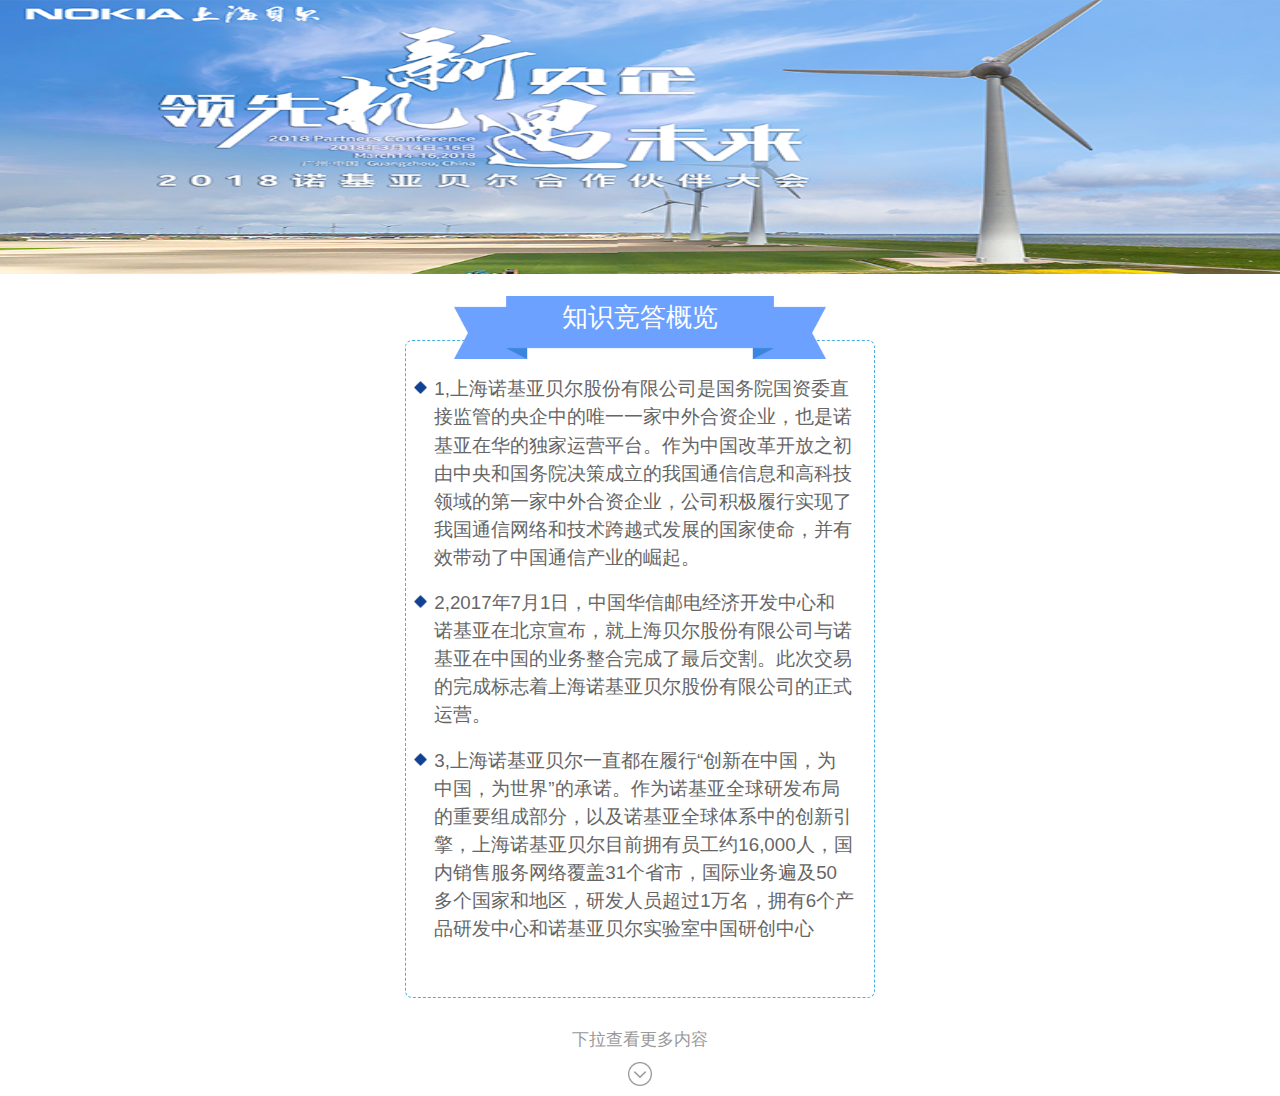
<file: index.html>
<!DOCTYPE html>
<html lang="en">

<head>
    <meta charset="UTF-8">
    <meta name="viewport" content="width=device-width, initial-scale=1.0">
    <meta http-equiv="X-UA-Compatible" content="IE=edge">
    <meta name="viewport" content="width=device-width,initial-scale=1.0,maximum-scale=1.0,user-scalable=0">
    <meta name="apple-mobile-web-app-capable" content="yes">
    <meta name="apple-mobile-web-app-status-bar-style" content="black">
    <meta name="format-detection" content="telephone=no">
    <title>知识竞答</title>
    <script src="assets/libs/jquery/jquery.min.js"></script>
    <script src="assets/libs/swiper/js/swiper.min.js"></script>
    <script src="assets/js/flexible_css.js"></script>
    <script src="assets/js/flexible.js"></script>
    <link rel="stylesheet" href="assets/css/style.css">
    <link rel="stylesheet" href="assets/libs/swiper/css/swiper.min.css">
</head>

<body>
    <!-- Swiper -->
    <div class="swiper-container" id="swiper">
        <div class="swiper-wrapper">
            <div class="swiper-slide">
                <img src="assets/img/zs_banner.png" alt="">
            </div>
            <div class="swiper-slide">
                <img src="assets/img/zs_banner.png" alt="">
            </div>
        </div>
    </div>
    <div id="answer" class="answer">
        <div class="answer_w">
            <div class="answer_box">
                <div class="answer_title">
                    <h4>知识竞答概览</h4>
                </div>
                <ul class="answer_list">
                    <li>
                        <span>1,上海诺基亚贝尔股份有限公司是国务院国资委直接监管的央企中的唯一一家中外合资企业，也是诺基亚在华的独家运营平台。作为中国改革开放之初由中央和国务院决策成立的我国通信信息和高科技领域的第一家中外合资企业，公司积极履行实现了我国通信网络和技术跨越式发展的国家使命，并有效带动了中国通信产业的崛起。</span>
                    </li>
                    <li>
                        <span>2,2017年7月1日，中国华信邮电经济开发中心和诺基亚在北京宣布，就上海贝尔股份有限公司与诺基亚在中国的业务整合完成了最后交割。此次交易的完成标志着上海诺基亚贝尔股份有限公司的正式运营。</span>
                    </li>
                    <li>
                        <span>3,上海诺基亚贝尔一直都在履行“创新在中国，为中国，为世界”的承诺。作为诺基亚全球研发布局的重要组成部分，以及诺基亚全球体系中的创新引擎，上海诺基亚贝尔目前拥有员工约16,000人，国内销售服务网络覆盖31个省市，国际业务遍及50多个国家和地区，研发人员超过1万名，拥有6个产品研发中心和诺基亚贝尔实验室中国研创中心</span>
                    </li>
                    <li>
                        <span>4,“China Lead（中国引领）”是上海诺基亚贝尔长期的重要发展理念，作为中芬合作的代表之一，上海诺基亚贝尔将持续助力国内传统产业的转型升级，助推经济发展，在包括能源、交通、公共事业、互联网、大型企业和广电等在内的六大领域实现突破。</span>
                    </li>
                    <li>
                        <span>5,从移动网络到固定网络、IP网络、光网络，再到软件应用以及5G、物联网、云计算等创新技术，上海诺基亚贝尔业已形成端到端的产品和解决方案体系，是中国的创新动力引擎和市场领军企业。</span>
                    </li>
                    <li>
                        <span>6,在上海诺基亚贝尔的股份结构中，诺基亚占据50%+1股，中国华信持有剩余股份。作为科技行业的领导者，上海诺基亚贝尔在5G、物联网等领域有着广泛实践和丰富经验，并长期致力于践行一带一路，中国制造2025等国家策略和倡议。</span>
                    </li>
                    <li>
                        <span>7,在企业社会责任方面，上海诺基亚贝尔一直都在进行着坚持不懈地投入。为了积极推进“扶智脱贫”理念，“诺基亚贝尔信息化电脑教室”项目现已在云南、四川、贵州、甘肃、江西、甘肃、西藏等12余个省市24多所乡村学校和城市农民工子弟学校落地。</span>
                    </li>
                    <li>
                        <span>8,在全球，诺基亚旗下著名的贝尔实验室拥有1300多项专利并拥有37,500多名研发专业人员，在过去20年中累计研发投入达1190亿欧元，并在前瞻性研发方面拥有全球领先的研发实力。</span>
                    </li>
                    <li>
                        <span>9,诺基亚贝尔实验室所提出的“Future X”网络是一种可持续自适应、学习和优化的大规模分布式认知网络，它能够连接所有人、感知、事物、系统、基础设施以及流程，并创造一种旨在节省时间的虚拟第六感。</span>
                    </li>
                    <li>
                        <span>10,来自诺基亚贝尔实验室的预测数据显示，未来十年，全球将会增加1000亿以上的连接量，同时网络容量将比现在扩展100倍以上。而为了满足无人驾驶、VR游戏等未来物联应用和业务体验的需要，网络延迟同时需要降低10倍以上。</span>
                    </li>
                    <li>
                        <span>11,诺基亚正在不断扩展其物联网社区和联盟。如今，由诺基亚资建的物联网社区已有280多家创业创新公司；同时，诺基亚还建立了3.5亿欧元物联网产业投资基金，帮助该领域创业公司发展， 完善生态系统。</span>
                    </li>
                    <li>
                        <span>12,2016年11月，诺基亚委托全球领先的物联网战略市场研究机构Machina Research撰写发布了《智慧城市蓝图》报告。该报告旨在通过对全球22座城市的智慧城市战略进行全方位考察和分析，向城市管理者提供具体指导，助力其实现更加智能、安全和更具可持续性的发展。在该报告的22座全球城市分析中，中国的上海和无锡作为中国智慧城市研究的代表案例位居其中。</span>
                    </li>
                    <li>
                        <span>13,诺基亚IMPACT平台为通信服务提供商、企业及政府提供了一个基于标准的安全平台，通过该平台可以创建及扩展全新的物联网服务。作为全球唯一的针对任何终端设备、任何网络和贯穿任何业务的物联网管理平台，IMPACT如今管理着全球15亿的设备。服务全球260个客户，认证终端已达到1.5万，全球设备管理市场份额排名第一，并在国际上获得多项奖项。</span>
                    </li>
                    <li>
                        <span>14,利用诺基亚IMPACT平台等多样化的物联网产品与技术，诺基亚贝尔已经与Analog Devices, Inc. (ADI)、荣彩科技、亿阳信通、敦煌研究院等诸多合作伙伴签署了战略合作协议，在城市管理、交通运输、医疗健康、农畜牧业、文保领域等多方面进行应用推广和定制化适配。</span>
                    </li>
                    <li>
                        <span>15,作为“物联网连接的使能者”，诺基亚贝尔正在从以下四个方面支持物联网的发展，包括：“网络连接以及数据管理与分析”，“贝尔实验室领军的强大研发力量”，“具有分析和自动化能力的端到端物联网安全解决方案”和“打造完善的物联网生态系统”。</span>
                    </li>
                </ul>
            </div>
        </div>
    </div>
    <div class="load" id="load">
        <span>下拉查看更多内容</span>
        <img src="assets/img/ico_down.png" alt="">
    </div>
</body>

</html>
<script>
    var swiper = new Swiper('.swiper-container');
    var index = 0;
    var load_more_lg;
    var load_more_number;
    var load_more_show;
    //PC版 hover
    var load_more_click = 1;
    // var winHeight = 0;
    var indexNum;
    var pdscroll = true;
    load_more(load_more_click);
    var screenHeight = window.screen.height;
    window.onscroll = function () {
        if (screenHeight + document.body.scrollTop >= document.body.scrollHeight) {
            if(pdscroll){
            setTimeout(function () {
                if (load_more_click == 1) {
                    load_more_click = 2
                }
                load_more(load_more_click);
                load_more_click++;
            }, 1000)
            
            pdscroll = false;
            setTimeout(() => {
                pdscroll = true;
            }, 1200);
        }
    }
    }

    function load_more(load_more_click) {
        $(".answer_list li").removeClass("show");
        load_more_lg = $(".answer_list li").length;
        load_more_lg = load_more_number;
        if (load_more_lg == null) {
            load_more_lg = $(".answer_list li").length;
        }
        var j = 3 * load_more_click;
        for (var i = 0; i <= load_more_lg; i++) {
            if (i < j) {
                $(".answer_list li:eq(" + i + ")").addClass("show");
                
            }
        }
    }
</script>
</file>
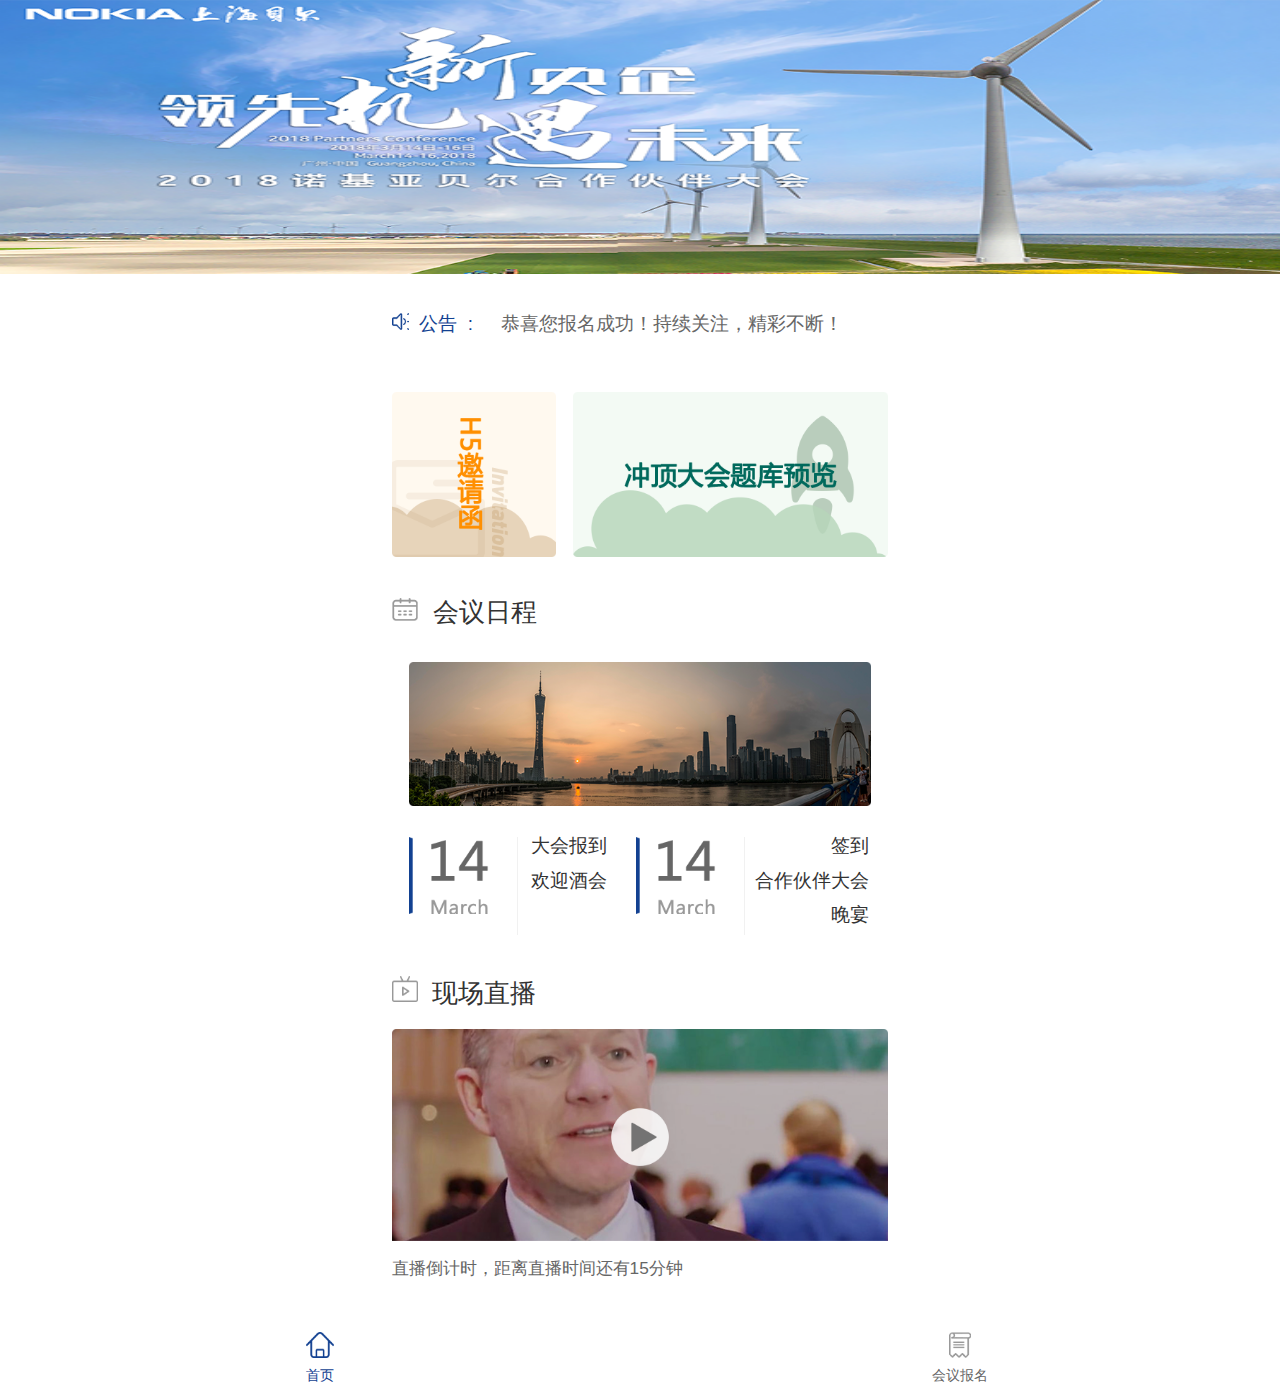
<file: channel.html>
<!DOCTYPE html>
<html lang="en">

<head>
    <meta charset="UTF-8">
    <meta name="viewport" content="width=device-width, initial-scale=1.0">
    <meta http-equiv="X-UA-Compatible" content="IE=edge">
    <meta name="viewport" content="width=device-width,initial-scale=1.0,maximum-scale=1.0,user-scalable=0">
    <meta name="apple-mobile-web-app-capable" content="yes">
    <meta name="apple-mobile-web-app-status-bar-style" content="black">
    <meta name="format-detection" content="telephone=no">
    <title>渠道大会</title>
    <script src="assets/libs/jquery/jquery.min.js"></script>
    <script src="assets/libs/swiper/js/swiper.min.js"></script>
    <script src="assets/js/flexible_css.js"></script>
    <script src="assets/js/flexible.js"></script>
    <script src="assets/libs/date/lCalendar.min.js"></script>
    <link rel="stylesheet" href="assets/css/style.css">
    <link rel="stylesheet" href="assets/libs/swiper/css/swiper.min.css">
    <link rel="stylesheet" href="assets/libs/date/lCalendar.css">
</head>

<body>
    <!-- Swiper -->
    <div class="swiper-container" id="swiper">
        <div class="swiper-wrapper">
            <div class="swiper-slide">
                <img src="assets/img/zs_banner.png" alt="">
            </div>
            <div class="swiper-slide">
                <img src="assets/img/zs_banner.png" alt="">
            </div>
        </div>
    </div>
    <div class="channel" id="channel">
        <div class="channel_notice">
            <div class="channel_notice_w clearfix">
                <div class="notice">
                    <img src="assets/img/ico_notice.png" alt="">
                    <span>公告&nbsp&nbsp:&nbsp&nbsp</span>
                </div>
                <div class="swiper-container" id="swiper">
                    <div class="swiper-wrapper">
                        <div class="swiper-slide">
                            <span>恭喜您报名成功！持续关注，精彩不断！</span>
                        </div>
                        <div class="swiper-slide">
                            <span>恭喜您报名成功！持续关注，精彩不断！</span>
                        </div>
                    </div>
                </div>
            </div>
        </div>
        <div class="channel_link">
            <div class="channel_link_w clearfix">
                <div class="invitation">
                    <a href="">
                        <img src="assets/img/channel_invitation.png" alt="">
                    </a>
                </div>
                <div class="questions">
                    <a href="">
                        <img src="assets/img/channel_questions.png" alt="">
                    </a>
                </div>
            </div>
        </div>
        <div class="channel_schedule">
            <div class="channel_schedule_w">
                <div class="channel_schedule_title">
                    <img src="assets/img/ico_date.png" alt="">
                    <h4>会议日程</h4>
                </div>
                <div class="channel_schedule_box">
                    <img src="assets/img/channel_schedule_head.png" alt="" class="channel_schedule_head">
                    <div class="channel_schedule_date clearfix">
                        <img src="assets/img/hannel_schedule_date_01.png" alt="">
                        <div class="txt">
                            <span>大会报到</span>
                            <span>欢迎酒会</span>
                        </div>
                        <img src="assets/img/hannel_schedule_date_01.png" alt="">
                        <div class="txt">
                            <span>签到</span>
                            <span>合作伙伴大会</span>
                            <span>晚宴</span>
                        </div>
                    </div>
                </div>

            </div>
        </div>
        <div class="channel_live">
            <div class="channel_live_w">
                <div class="channel_live_title">
                    <img src="assets/img/ico_live.png" alt="">
                    <h4>现场直播</h4>
                </div>
                <div class="channel_live_content">
                    <img src="assets/img/channel_live_img.png" alt="">
                    <span>直播倒计时，距离直播时间还有15分钟</span>
                </div>
            </div>
        </div>
    </div>
    <div class="footer clearfix" id="footer">
        <div class="footer_left footer_common">
            <img src="assets/img/foot_left_color.png" alt="">
            <span>首页</span>
        </div>
        <div class="footer_right footer_common">
            <img src="assets/img/foot_right.png" alt="">
            <span>会议报名</span>
        </div>
    </div>

</body>

</html>
<script>
    var swiper = new Swiper('.swiper-container');
</script>
</file>
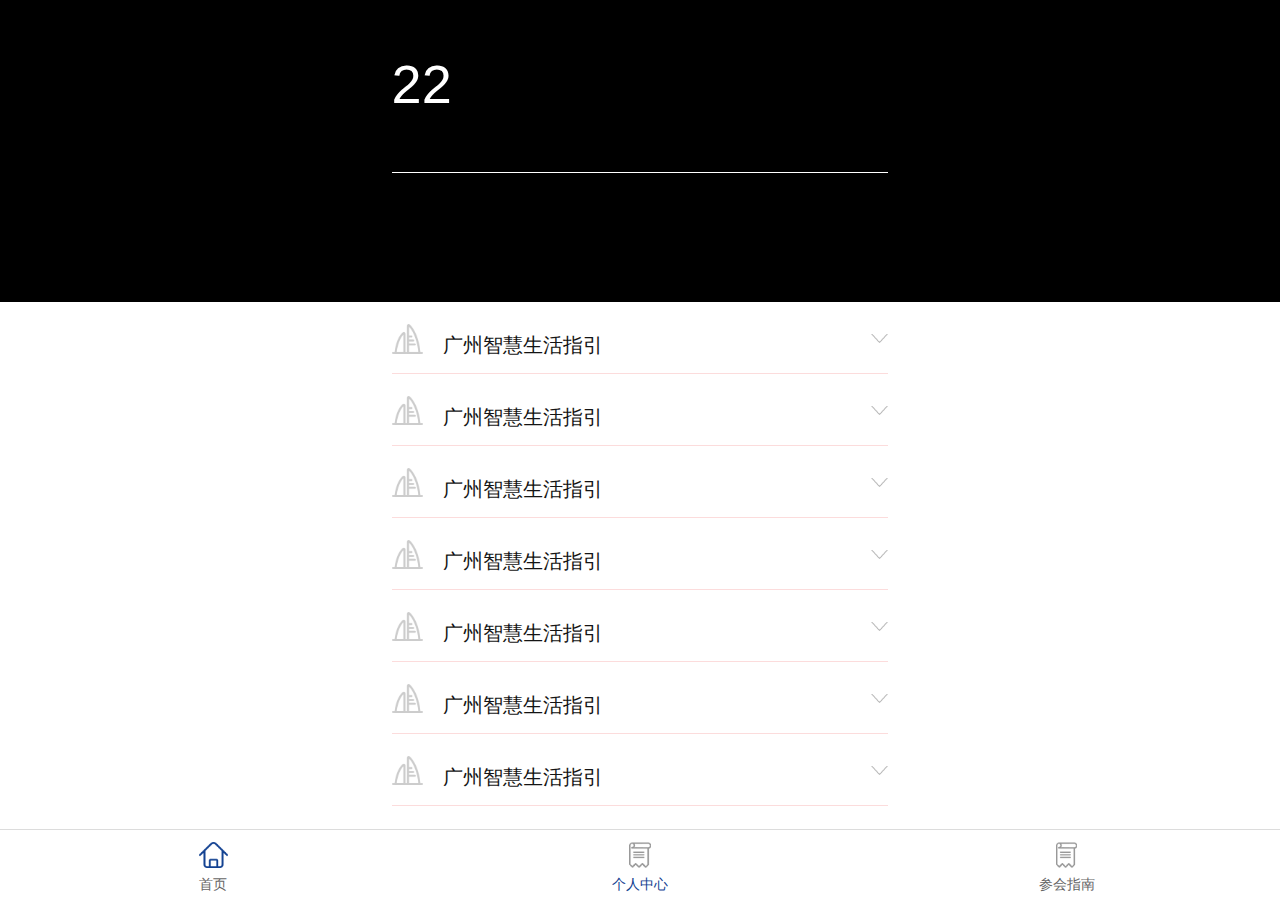
<file: participation.html>
<!DOCTYPE html>
<html lang="en">

<head>
    <meta charset="UTF-8">
    <meta name="viewport" content="width=device-width, initial-scale=1.0">
    <meta http-equiv="X-UA-Compatible" content="IE=edge">
    <meta name="viewport" content="width=device-width,initial-scale=1.0,maximum-scale=1.0,user-scalable=0">
    <meta name="apple-mobile-web-app-capable" content="yes">
    <meta name="apple-mobile-web-app-status-bar-style" content="black">
    <meta name="format-detection" content="telephone=no">
    <title>销售大会</title>
    <script src="assets/libs/jquery/jquery.min.js"></script>
    <script src="assets/libs/swiper/js/swiper.min.js"></script>
    <script src="assets/js/flexible_css.js"></script>
    <script src="assets/js/flexible.js"></script>
    <script src="assets/libs/date/lCalendar.min.js"></script>
    <script src="assets/js/temp.js"></script>
    <link rel="stylesheet" href="assets/css/style.css">
    <link rel="stylesheet" href="assets/libs/swiper/css/swiper.min.css">
    <link rel="stylesheet" href="assets/libs/date/lCalendar.css">
</head>

<body>
    <div class="participation" id="participation">
        <div class="participation_head">
            <div class="participation_head_w">
                <div class="nowtemper">
                    <span>22</span>
                </div>
                <div class="week clearfix">
                    <!-- <div class="day_box">
                        <div class="day">今日</div>
                        <img src="" alt="">
                        <div class="daytemper">22/25</div>
                    </div> -->
                </div>
            </div>
        </div>
        <div class="participation_content">
            <div class="participation_content_w">
                <div class="participation_title clearfix">
                    <img src="assets/img/ico_part_1.png" alt="" class="ico">
                    <span>广州智慧生活指引</span>
                    <img src="assets/img/ico_select.png" alt="" class="more">
                </div>
                <div class="participation_nr">

                </div>

                <div class="participation_title clearfix">
                    <img src="assets/img/ico_part_1.png" alt="" class="ico">
                    <span>广州智慧生活指引</span>
                    <img src="assets/img/ico_select.png" alt="" class="more">
                </div>
                <div class="participation_nr">

                </div>
                <div class="participation_title clearfix">
                    <img src="assets/img/ico_part_1.png" alt="" class="ico">
                    <span>广州智慧生活指引</span>
                    <img src="assets/img/ico_select.png" alt="" class="more">
                </div>
                <div class="participation_nr">

                </div>
                <div class="participation_title clearfix">
                    <img src="assets/img/ico_part_1.png" alt="" class="ico">
                    <span>广州智慧生活指引</span>
                    <img src="assets/img/ico_select.png" alt="" class="more">
                </div>
                <div class="participation_nr">

                </div>
                <div class="participation_title clearfix">
                    <img src="assets/img/ico_part_1.png" alt="" class="ico">
                    <span>广州智慧生活指引</span>
                    <img src="assets/img/ico_select.png" alt="" class="more">
                </div>
                <div class="participation_nr">

                </div>
                <div class="participation_title clearfix">
                    <img src="assets/img/ico_part_1.png" alt="" class="ico">
                    <span>广州智慧生活指引</span>
                    <img src="assets/img/ico_select.png" alt="" class="more">
                </div>
                <div class="participation_nr">

                </div>
                <div class="participation_title clearfix">
                    <img src="assets/img/ico_part_1.png" alt="" class="ico">
                    <span>广州智慧生活指引</span>
                    <img src="assets/img/ico_select.png" alt="" class="more">
                </div>
                <div class="participation_nr">

                </div>
            </div>
        </div>
    </div>
    <div class="footer_three clearfix" id="footer_three">
        <div class="footer_left footer_common">
            <img src="assets/img/foot_left_color.png" alt="">
            <span>首页</span>
        </div>
        <div class="footer_right footer_common">
            <img src="assets/img/foot_right.png" alt="">
            <span>参会指南</span>
        </div>
        <div class="footer_right active footer_common">
            <img src="assets/img/foot_right.png" alt="">
            <span>个人中心</span>
        </div>
    </div>
    <script type="text/template" id="temp">
        <%for(var i =0;i<weather_data.length;i++){%>
            <div class="day_box">
                <div class="day">
                    <%=weather_data[i].date%>
                </div>
                <img src="<%=weather_data[i].dayPictureUrl%>" alt="">
                <div class="daytemper">
                    <%=weather_data[i].temperature%>
                </div>
            </div>
            <%}%>

    </script>


</body>

</html>
<script>
    var city = '广州';
    $.ajax({
        type: 'get',
        url: 'http://api.map.baidu.com/telematics/v3/weather',
        data: {
            ak: 'ZuSbFihUuxRyEfO7ZqL8rGXKPRVuDmQ8',
            location: city,
            output: 'json'
        },
        dataType: 'jsonp',
        success: function (data) {
            console.log(data);
            var str = data.results[0].weather_data[0].date;
            pattern = new RegExp("\\((.| )+?\\)", "igm");
            var res = str.substring(str.indexOf("(")+4,str.indexOf(")"))
            // console.log(res)
            // data.results[0].now = res;
            $('.nowtemper span').html(res);
            data.results[0].weather_data[0].date = '今日';
            $('.week').append(template('temp', data.results[0]));

        }
    })

    $('.participation_title').on('click',function(){
        var index = $(this).index();
        $('.participation_nr:eq('+index+')').toggle().siblings('.participation_nr').hide();
    })
</script>
</file>
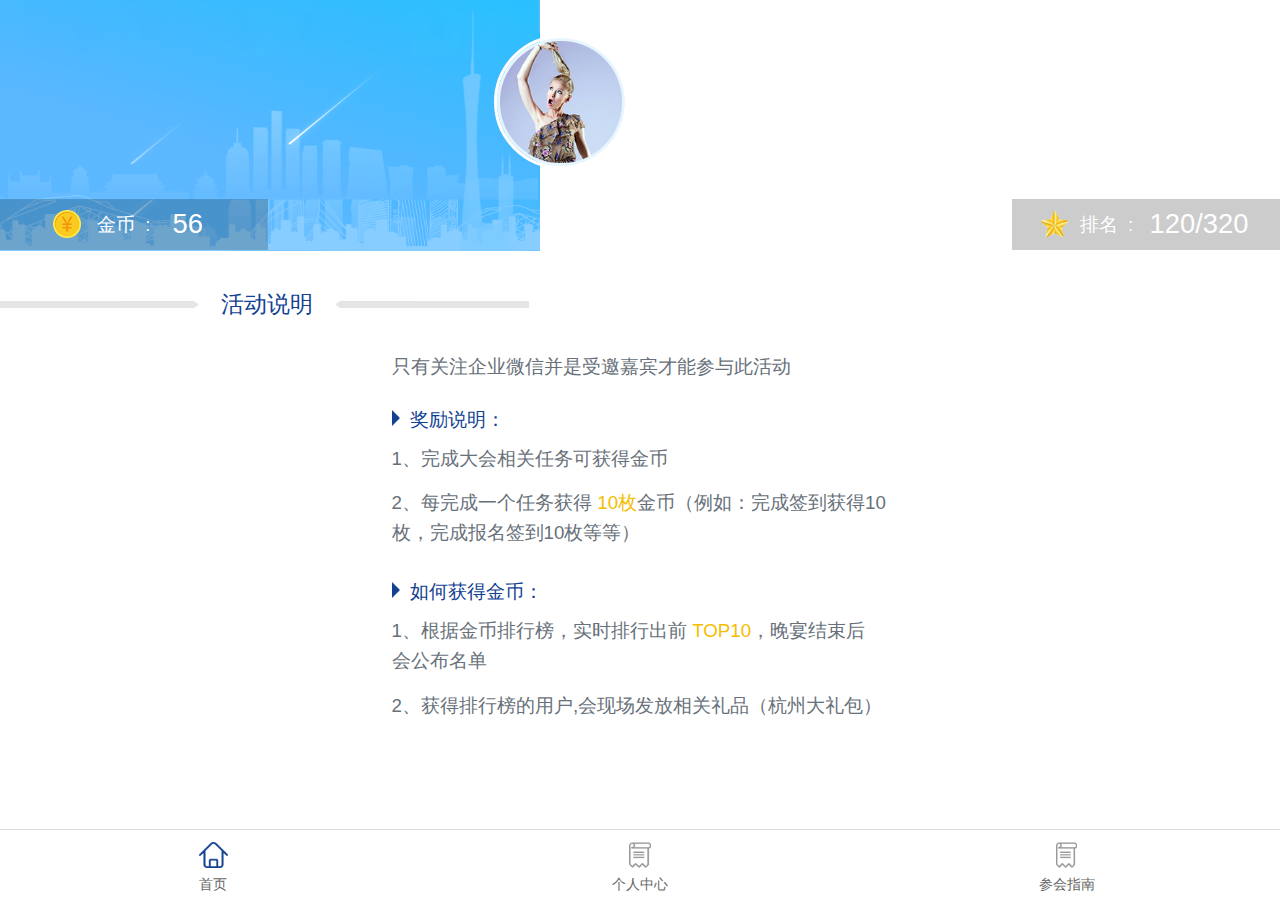
<file: personal.html>
<!DOCTYPE html>
<html lang="en">

<head>
    <meta charset="UTF-8">
    <meta name="viewport" content="width=device-width, initial-scale=1.0">
    <meta http-equiv="X-UA-Compatible" content="IE=edge">
    <meta name="viewport" content="width=device-width,initial-scale=1.0,maximum-scale=1.0,user-scalable=0">
    <meta name="apple-mobile-web-app-capable" content="yes">
    <meta name="apple-mobile-web-app-status-bar-style" content="black">
    <meta name="format-detection" content="telephone=no">
    <title>销售大会</title>
    <script src="assets/libs/jquery/jquery.min.js"></script>
    <script src="assets/libs/swiper/js/swiper.min.js"></script>
    <script src="assets/js/flexible_css.js"></script>
    <script src="assets/js/flexible.js"></script>
    <script src="assets/libs/date/lCalendar.min.js"></script>
    <link rel="stylesheet" href="assets/css/style.css">
    <link rel="stylesheet" href="assets/libs/swiper/css/swiper.min.css">
    <link rel="stylesheet" href="assets/libs/date/lCalendar.css">
</head>

<body>
    <div class="personal" id="personal">
        <div class="personal_head">
            <div class="personal_head_title clearfix">
                <div class="personal_head_left clearfix">
                    <div class="personal_head_left_imgbox">
                        <img src="assets/img/personal_user_img.jpg" class="personal_head_left_img" alt="">
                    </div>
                </div>
                <div class="personal_head_right">
                    <span>我是一只鱼</span>
                </div>
            </div>
            <div class="personal_head_bottom clearfix">
                <div class="personal_head_bottom_left">
                    <img src="assets/img/ico_money.png" alt="">
                    <p>金币&nbsp&nbsp:</p>
                    <span>56</span>
                </div>
                <div class="personal_head_bottom_right">
                    <img src="assets/img/ico_start.png" alt="">
                    <p>排名&nbsp&nbsp:</p>
                    <span>120/320</span>
                </div>
            </div>
        </div>
        <div class="personal_explain">
            <div class="personal_explain_title">
                <img src="assets/img/person_x_left.png" alt="">
                <span>活动说明</span>
                <img src="assets/img/person_x_right.png" alt="">
            </div>
            <div class="personal_explain_w">
                <h4>只有关注企业微信并是受邀嘉宾才能参与此活动</h4>
                <p>
                    <i></i>奖励说明：</p>
                <span>1、完成大会相关任务可获得金币</span>
                <span>2、每完成一个任务获得
                    <i>10枚</i>金币（例如：完成签到获得10枚，完成报名签到10枚等等）</span>

                <p>
                    <i></i>如何获得金币：</p>
                <span>1、根据金币排行榜，实时排行出前
                    <i>TOP10</i>，晚宴结束后 会公布名单
                </span>
                <span>2、获得排行榜的用户,会现场发放相关礼品（杭州大礼包）</span>

            </div>
        </div>
    </div>
    <div class="footer_three clearfix" id="footer_three">
        <div class="footer_left footer_common">
            <img src="assets/img/foot_left_color.png" alt="">
            <span>首页</span>
        </div>
        <div class="footer_right footer_common">
            <img src="assets/img/foot_right.png" alt="">
            <span>参会指南</span>
        </div>
        <div class="footer_right footer_common">
            <img src="assets/img/foot_right.png" alt="">
            <span>个人中心</span>
        </div>
    </div>

</body>

</html>
<script>
</script>
</file>
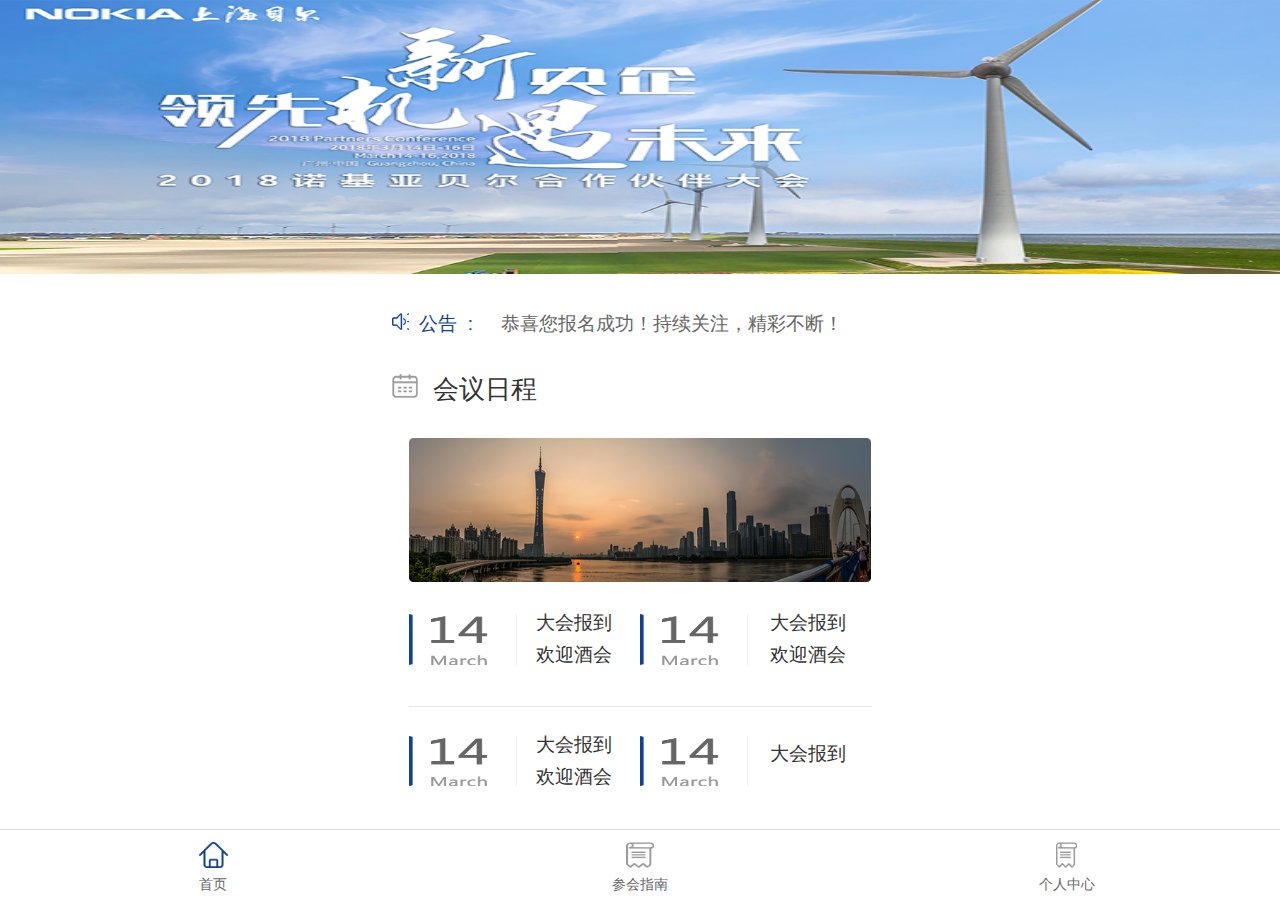
<file: sale.html>
<!DOCTYPE html>
<html lang="en">

<head>
    <meta charset="UTF-8">
    <meta name="viewport" content="width=device-width, initial-scale=1.0">
    <meta http-equiv="X-UA-Compatible" content="IE=edge">
    <meta name="viewport" content="width=device-width,initial-scale=1.0,maximum-scale=1.0,user-scalable=0">
    <meta name="apple-mobile-web-app-capable" content="yes">
    <meta name="apple-mobile-web-app-status-bar-style" content="black">
    <meta name="format-detection" content="telephone=no">
    <title>销售大会</title>
    <script src="assets/libs/jquery/jquery.min.js"></script>
    <script src="assets/libs/swiper/js/swiper.min.js"></script>
    <script src="assets/js/flexible_css.js"></script>
    <script src="assets/js/flexible.js"></script>
    <script src="assets/libs/date/lCalendar.min.js"></script>
    <link rel="stylesheet" href="assets/css/style.css">
    <link rel="stylesheet" href="assets/libs/swiper/css/swiper.min.css">
    <link rel="stylesheet" href="assets/libs/date/lCalendar.css">
</head>

<body>
    <!-- Swiper -->
    <div class="swiper-container" id="swiper">
        <div class="swiper-wrapper">
            <div class="swiper-slide">
                <img src="assets/img/zs_banner.png" alt="">
            </div>
            <div class="swiper-slide">
                <img src="assets/img/zs_banner.png" alt="">
            </div>
        </div>
    </div>
    <div class="sale" id="sale">
        <div class="sale_notice">
            <div class="sale_notice_w clearfix">
                <div class="notice">
                    <img src="assets/img/ico_notice.png" alt="">
                    <span>公告&nbsp&nbsp:&nbsp&nbsp</span>
                </div>
                <div class="swiper-container" id="swiper">
                    <div class="swiper-wrapper">
                        <div class="swiper-slide">
                            <span>恭喜您报名成功！持续关注，精彩不断！</span>
                        </div>
                        <div class="swiper-slide">
                            <span>恭喜您报名成功！持续关注，精彩不断！</span>
                        </div>
                    </div>
                </div>
            </div>
        </div>
        <div class="sale_schedule">
            <div class="sale_schedule_w">
                <div class="sale_schedule_title">
                    <img src="assets/img/ico_date.png" alt="">
                    <h4>会议日程</h4>
                </div>
                <div class="sale_schedule_box">
                    <img src="assets/img/channel_schedule_head.png" alt="" class="sale_schedule_head">
                    <div class="sale_schedule_date clearfix">
                        <img src="assets/img/hannel_schedule_date_01.png" alt="">
                        <div class="txt_box">
                            <div class="txt">
                                <span>大会报到</span>
                                <span>欢迎酒会</span>
                            </div>
                        </div>
                        <img src="assets/img/hannel_schedule_date_01.png" alt="">
                        <div class="txt_box">
                            <div class="txt">
                                <span>大会报到</span>
                                <span>欢迎酒会</span>
                            </div>
                        </div>
                    </div>
                    <div class="sale_schedule_date clearfix">
                        <img src="assets/img/hannel_schedule_date_01.png" alt="">
                        <div class="txt_box">
                            <div class="txt">
                                <span>大会报到</span>
                                <span>欢迎酒会</span>
                            </div>
                        </div>
                        <img src="assets/img/hannel_schedule_date_01.png" alt="">
                        <div class="txt_box">
                            <div class="txt">
                                <span>大会报到</span>
                            </div>
                        </div>
                    </div>
                </div>

            </div>
        </div>
        <div class="sale_btn">
            <div class="sale_btn_w clearfix">
                <a href="" class="btn_invitation">
                    <img src="assets/img/sale_invitation.png" alt="">
                </a>
                <a href="" class="btn_registration">
                    <img src="assets/img/sale_registration.png" alt="">
                </a>
            </div>
        </div>
    </div>
    <div class="footer_three clearfix" id="footer_three">
        <div class="footer_left footer_common">
            <img src="assets/img/foot_left_color.png" alt="">
            <span>首页</span>
        </div>
        <div class="footer_left footer_common">
            <img src="assets/img/foot_right.png" alt="">
            <span>参会指南</span>
        </div>
        <div class="footer_right footer_common">
            <img src="assets/img/foot_right.png" alt="">
            <span>个人中心</span>
        </div>
    </div>

</body>

</html>
<script>
    var swiper = new Swiper('.swiper-container');
</script>
</file>
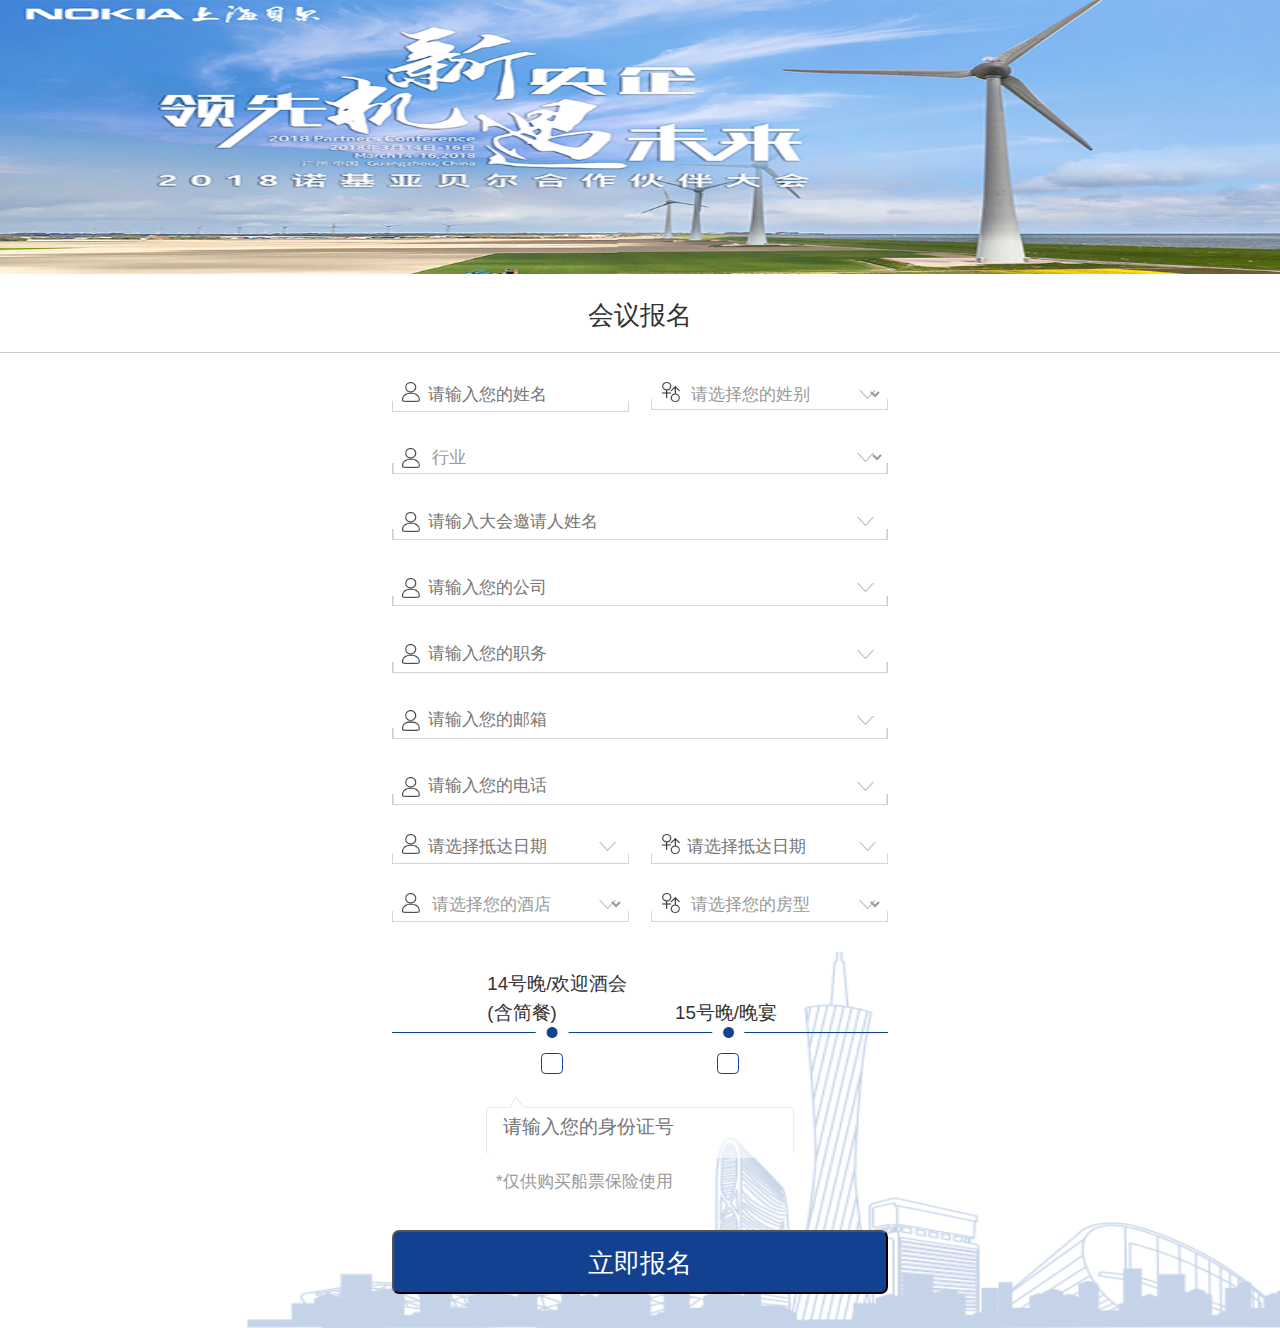
<file: signup.html>
<!DOCTYPE html>
<html lang="en">

<head>
    <meta charset="UTF-8">
    <meta name="viewport" content="width=device-width, initial-scale=1.0">
    <meta http-equiv="X-UA-Compatible" content="IE=edge">
    <meta name="viewport" content="width=device-width,initial-scale=1.0,maximum-scale=1.0,user-scalable=0">
    <meta name="apple-mobile-web-app-capable" content="yes">
    <meta name="apple-mobile-web-app-status-bar-style" content="black">
    <meta name="format-detection" content="telephone=no">
    <title>会议报名</title>
    <script src="assets/libs/jquery/jquery.min.js"></script>
    <script src="assets/libs/swiper/js/swiper.min.js"></script>
    <script src="assets/js/flexible_css.js"></script>
    <script src="assets/js/flexible.js"></script>
    <script src="assets/libs/date/lCalendar.min.js"></script>
    <link rel="stylesheet" href="assets/css/style.css">
    <link rel="stylesheet" href="assets/libs/swiper/css/swiper.min.css">
    <link rel="stylesheet" href="assets/libs/date/lCalendar.css">
</head>

<body>
    <!-- Swiper -->
    <div class="swiper-container" id="swiper">
        <div class="swiper-wrapper">
            <div class="swiper-slide">
                <img src="assets/img/zs_banner.png" alt="">
            </div>
            <div class="swiper-slide">
                <img src="assets/img/zs_banner.png" alt="">
            </div>
        </div>
    </div>
    <div id="signUp" class="signUp">
        <h2>会议报名</h2>
        <div class="signUp_input">
            <div class="signUp_input_w">
                <div class="signUp_input_double clearfix">
                    <label for="" class="input_left">
                        <img src="assets/img/ico_people.png" alt="" class="ico">
                        <input type="text" name="" id="" class="input_name" placeholder="请输入您的姓名">
                    </label>
                    <label for="" class="input_right">
                        <img src="assets/img/ico_gender.png" alt="" class="ico">
                        <select class="input_gender">
                            <option value="volvo">请选择您的姓别</option>
                            <option value="男">男</option>
                            <option value="女">女</option>
                        </select>
                    </label>
                </div>
                <div for="" class="singUp_input_work">
                    <img src="assets/img/ico_people.png" alt="" class="ico">
                    <select class="input_work">
                        <option value="volvo">行业</option>
                        <option value="男">男</option>
                        <option value="女">女</option>
                    </select>
                </div>
                <div for="" class="singUp_input_invitation">
                    <img src="assets/img/ico_people.png" alt="" class="ico">
                    <input type="text" class="input_invitation" placeholder="请输入大会邀请人姓名">
                </div>
                <div for="" class="singUp_input_company">
                    <img src="assets/img/ico_people.png" alt="" class="ico">
                    <input type="text" class="input_company" placeholder="请输入您的公司">
                </div>
                <div for="" class="singUp_input_post">
                    <img src="assets/img/ico_people.png" alt="" class="ico">
                    <input type="text" class="input_post" placeholder="请输入您的职务">
                </div>
                <div for="" class="singUp_input_email">
                    <img src="assets/img/ico_people.png" alt="" class="ico">
                    <input type="text" class="input_email" placeholder="请输入您的邮箱">
                </div>
                <div for="" class="singUp_input_phone">
                    <img src="assets/img/ico_people.png" alt="" class="ico">
                    <input type="text" class="input_phone" placeholder="请输入您的电话">
                </div>
                <div class="signUp_input_date clearfix">
                    <label for="" class="input_left">
                        <img src="assets/img/ico_people.png" alt="" class="ico">
                        <input id="come" type="text" readonly="" name="input_date" placeholder="请选择抵达日期" data-lcalendar="2011-01-1,2019-12-31" />
                    </label>
                    <label for="" class="input_right">
                        <img src="assets/img/ico_gender.png" alt="" class="ico">

                        <input id="out" type="text" readonly="" name="input_date" placeholder="请选择抵达日期" data-lcalendar="2011-01-1,2019-12-31" />
                    </label>
                </div>
                <div class="signUp_input_hotel clearfix">
                    <label for="" class="input_left">
                        <img src="assets/img/ico_people.png" alt="" class="ico">
                        <select class="input_hotel">
                            <option value="volvo">请选择您的酒店</option>
                            <option value="男">男</option>
                            <option value="女">女</option>
                        </select>
                    </label>
                    <label for="" class="input_right">
                        <img src="assets/img/ico_gender.png" alt="" class="ico">
                        <select class="input_room">
                            <option value="volvo">请选择您的房型</option>
                            <option value="男">男</option>
                            <option value="女">女</option>
                        </select>
                    </label>
                </div>
            </div>
        </div>
        <div class="signUp_bottom">
            <div class="signUp_backg"></div>
            <div class="signUp_btn">
                <div class="signUp_btn_w">
                    <div class="signUp_title">
                        <span>14号晚/欢迎酒会(含简餐)</span>
                        <span>15号晚/晚宴</span>
                    </div>
                    <div class="signUp_division">
                        <img src="assets/img/sign_divs.png" alt="">
                    </div>
                    <div class="signUp_check">
                        <input type="checkbox" name="" id="">
                        <input type="checkbox" name="" id="">
                    </div>
                    <label for="">
                        <input type="text" placeholder="请输入您的身份证号">
                        <span>*仅供购买船票保险使用</span>
                    </label>
                    <button type="button" class="signup_button" value="立即报名">立即报名</button>
                </div>
            </div>
        </div>
    </div>
    <div class="model" id="model">
        <div class="model_prompt">
            <img src="assets/img/ico_small.png" class="ico_small" alt="">
            <p>恭喜你报名成功</p>
            <a href="">返回首页</a>
            <img src="assets/img/ico_close.png" class="close" alt="">
        </div>
    </div>

</body>

</html>
<script>
    var swiper = new Swiper('.swiper-container');
    $('.input_gender option:eq(0)').hide();
    var come = new lCalendar();
    come.init({
        'trigger': '#come',
        'type': 'date'
    });
    var out = new lCalendar();
    out.init({
        'trigger': '#out',
        'type': 'date'
    });
    $('.signup_button').on('click',function(){
        $('#model').show();
        stop();
    })
    $('.close').on('click',function(){
        $('#model').hide();
        move();
    })
    var mo = function (e) {
        e.preventDefault()
    };
    function stop() {
        document.body.style.overflow = 'hidden';
        document.addEventListener("touchmove", mo, false); 
    }
    function move() {
        document.body.style.overflow = ''; 
        document.removeEventListener("touchmove", mo, false);
    }
</script>
</file>
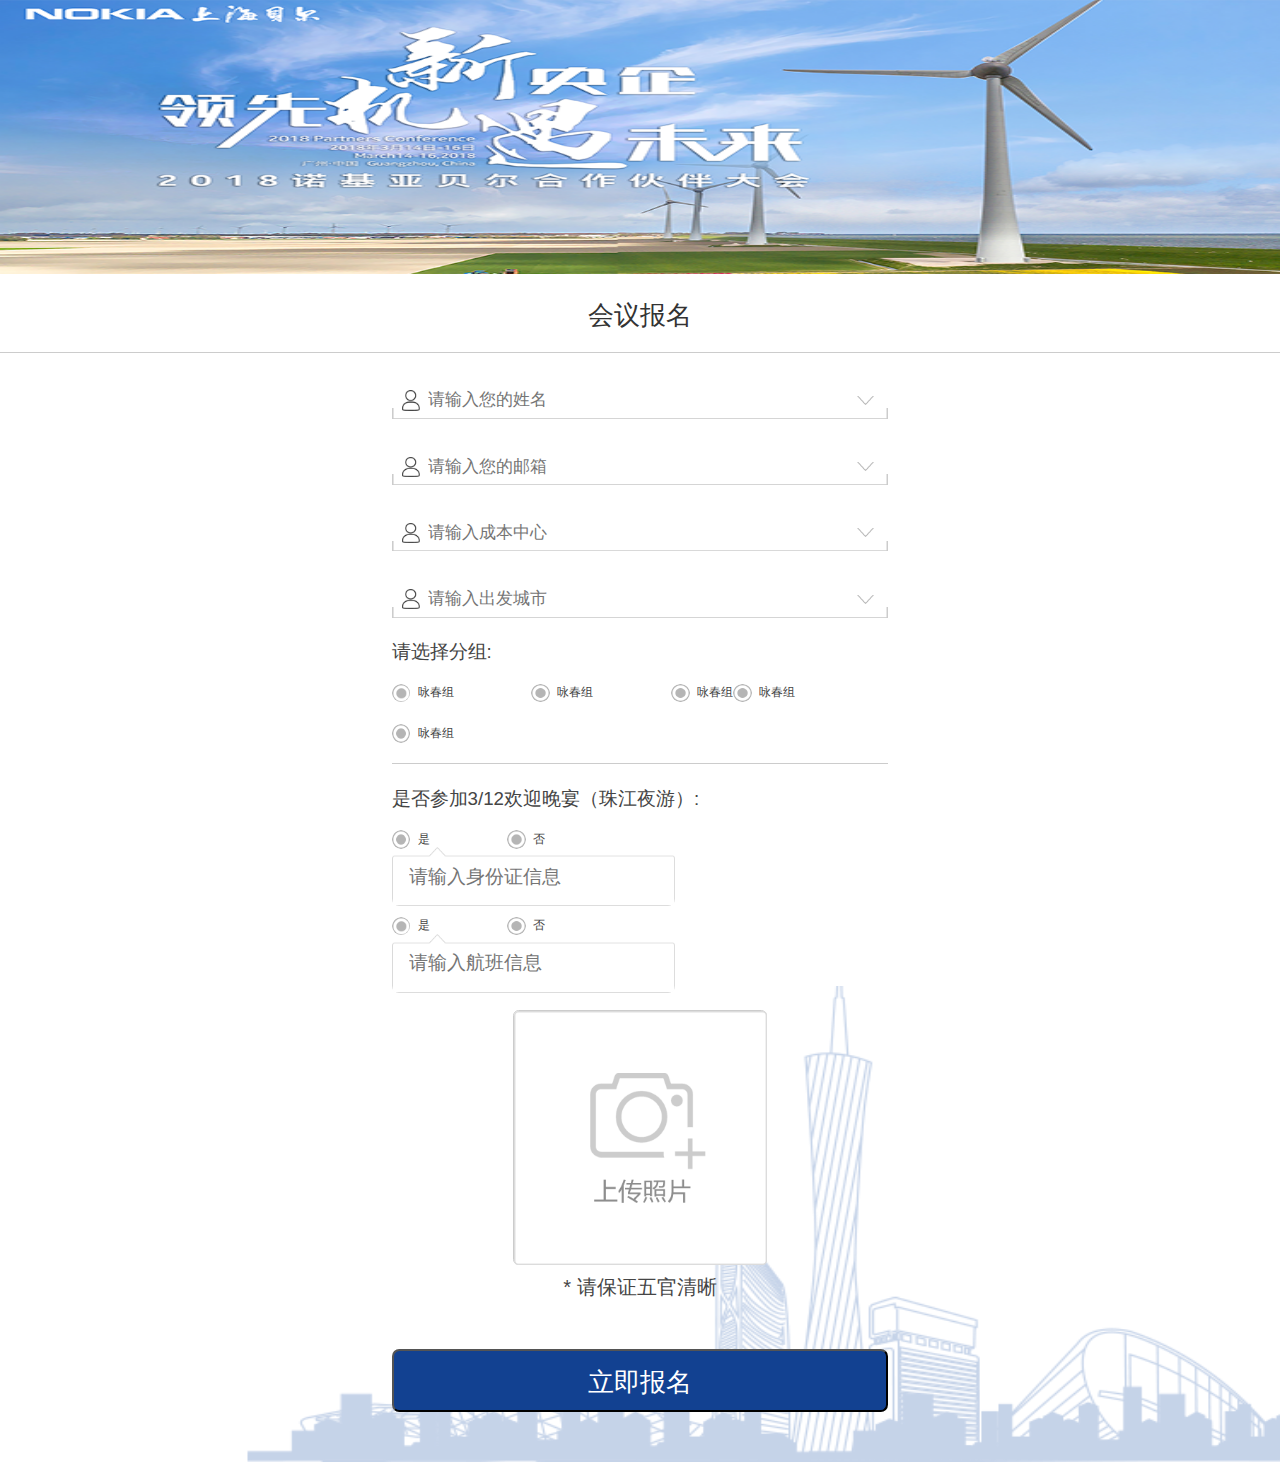
<file: signup2.html>
<!DOCTYPE html>
<html lang="en">

<head>
    <meta charset="UTF-8">
    <meta name="viewport" content="width=device-width, initial-scale=1.0">
    <meta http-equiv="X-UA-Compatible" content="IE=edge">
    <meta name="viewport" content="width=device-width,initial-scale=1.0,maximum-scale=1.0,user-scalable=0">
    <meta name="apple-mobile-web-app-capable" content="yes">
    <meta name="apple-mobile-web-app-status-bar-style" content="black">
    <meta name="format-detection" content="telephone=no">
    <title>会议报名</title>
    <script src="assets/libs/jquery/jquery.min.js"></script>
    <script src="assets/libs/swiper/js/swiper.min.js"></script>
    <script src="assets/js/flexible_css.js"></script>
    <script src="assets/js/flexible.js"></script>
    <script src="assets/libs/date/lCalendar.min.js"></script>
    <link rel="stylesheet" href="assets/css/style.css">
    <link rel="stylesheet" href="assets/libs/swiper/css/swiper.min.css">
    <link rel="stylesheet" href="assets/libs/date/lCalendar.css">
</head>

<body>
    <!-- Swiper -->
    <div class="swiper-container" id="swiper">
        <div class="swiper-wrapper">
            <div class="swiper-slide">
                <img src="assets/img/zs_banner.png" alt="">
            </div>
            <div class="swiper-slide">
                <img src="assets/img/zs_banner.png" alt="">
            </div>
        </div>
    </div>
    <div id="signUpother" class="signUpother">
        <h2>会议报名</h2>
        <div class="signUpother_input">
            <div class="signUpother_input_w">
                <div for="" class="singUpother_input_invitation">
                    <img src="assets/img/ico_people.png" alt="" class="ico">
                    <input type="text" class="input_invitation" placeholder="请输入您的姓名">
                </div>
                <div for="" class="singUpother_input_company">
                    <img src="assets/img/ico_people.png" alt="" class="ico">
                    <input type="text" class="input_company" placeholder="请输入您的邮箱">
                </div>
                <div for="" class="singUpother_input_post">
                    <img src="assets/img/ico_people.png" alt="" class="ico">
                    <input type="text" class="input_post" placeholder="请输入成本中心">
                </div>
                <div for="" class="singUpother_input_email">
                    <img src="assets/img/ico_people.png" alt="" class="ico">
                    <input type="text" class="input_email" placeholder="请输入出发城市">
                </div>
                <div class="singUpother_input_grouping">
                    <h4>请选择分组:</h4>
                    <div class="radio clearfix">
                        <div class="radio_box">
                            <input type="radio" name="radio" id="" value="咏春组">
                            <label for="">咏春组</label>
                        </div>

                        <div class="radio_box">
                            <input type="radio" name="radio" id="" value="咏春组">
                            <label for="">咏春组</label>
                        </div>
                        <div class="radio_box">
                            <input type="radio" name="radio" id="" value="咏春组">
                            <label for="">咏春组</label>
                        </div>
                        <div class="radio_box">
                            <input type="radio" name="radio" id="" value="咏春组">
                            <label for="">咏春组</label>
                        </div>
                        <div class="radio_box">
                            <input type="radio" name="radio" id="" value="咏春组">
                            <label for="">咏春组</label>
                        </div>
                    </div>
                </div>
                <div class="singUpother_input_dinner">
                    <h4>是否参加3/12欢迎晚宴（珠江夜游）:</h4>
                    <div class="radio clearfix">
                        <div class="radio_box">
                            <input type="radio" name="radio" id="" value="咏春组">
                            <label for="">是</label>
                        </div>
                        <div class="radio_box">
                            <input type="radio" name="radio" id="" value="咏春组">
                            <label for="">否</label>
                        </div>
                    </div>
                    <input type="text" placeholder="请输入身份证信息" class="inputBox">
                </div>
                <div class="singUpother_input_flighen">
                    <div class="radio clearfix">
                        <div class="radio_box">
                            <input type="radio" name="radio" id="" value="是">
                            <label for="">是</label>
                        </div>
                        <div class="radio_box">
                            <input type="radio" name="radio" id="" value="否">
                            <label for="">否</label>
                        </div>
                    </div>
                    <input type="text" placeholder="请输入航班信息" class="inputBox">
                </div>

            </div>
        </div>
        <div class="signUp_bottom">
            <div class="signUp_backg"></div>
            <div class="singUpother_input_upload">
                <img src="assets/img/upload_img.png" alt="">
            </div>
            <p class="upload_title">* 请保证五官清晰</p>
            <div class="signUp_btn">
                <div class="signUp_btn_w">
                    <button type="button" value="立即报名">立即报名</button>
                </div>
            </div>
        </div>
    </div>

</body>

</html>
<script>
    var swiper = new Swiper('.swiper-container');
    $(function () {
        $('.radio_box').on('click', function () {
            $(this).children('input').prop("checked", true);
        })
    })
</script>
</file>
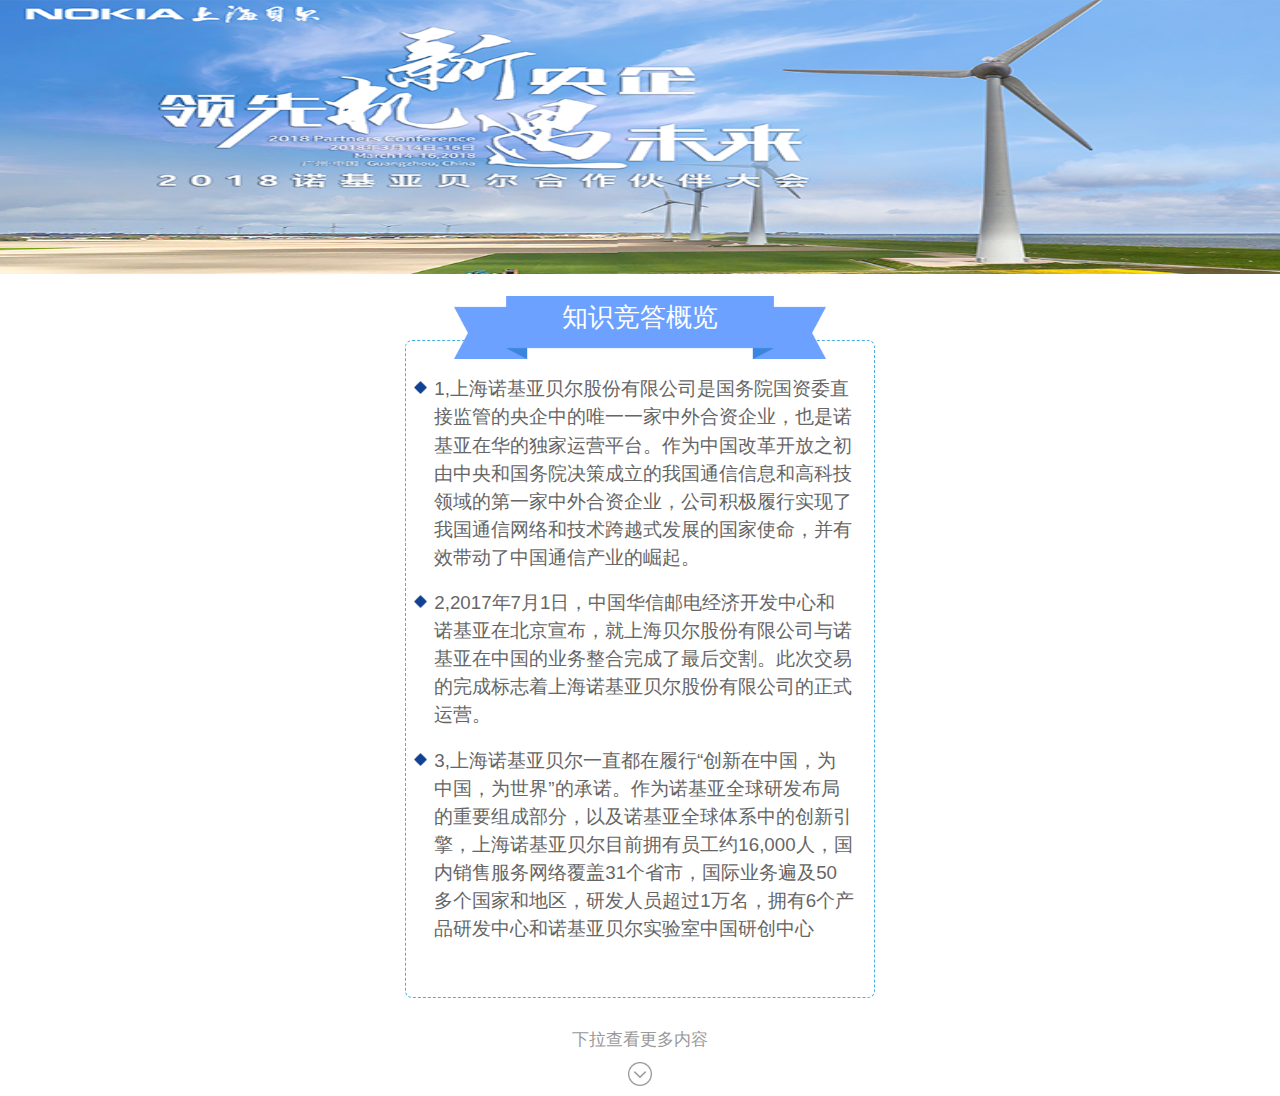
<file: 知识竞答.html>
<!DOCTYPE html>
<html lang="en">

<head>
    <meta charset="UTF-8">
    <meta name="viewport" content="width=device-width, initial-scale=1.0">
    <meta http-equiv="X-UA-Compatible" content="IE=edge">
    <meta name="viewport" content="width=device-width,initial-scale=1.0,maximum-scale=1.0,user-scalable=0">
    <meta name="apple-mobile-web-app-capable" content="yes">
    <meta name="apple-mobile-web-app-status-bar-style" content="black">
    <meta name="format-detection" content="telephone=no">
    <title>知识竞答</title>
    <script src="assets/libs/jquery/jquery.min.js"></script>
    <script src="assets/libs/swiper/js/swiper.min.js"></script>
    <script src="assets/js/flexible_css.js"></script>
    <script src="assets/js/flexible.js"></script>
    <link rel="stylesheet" href="assets/css/style.css">
    <link rel="stylesheet" href="assets/libs/swiper/css/swiper.min.css">
</head>

<body>
    <!-- Swiper -->
    <div class="swiper-container" id="swiper">
        <div class="swiper-wrapper">
            <div class="swiper-slide">
                <img src="assets/img/zs_banner.png" alt="">
            </div>
            <div class="swiper-slide">
                <img src="assets/img/zs_banner.png" alt="">
            </div>
        </div>
    </div>
    <div id="answer" class="answer">
        <div class="answer_w">
            <div class="answer_box">
                <div class="answer_title">
                    <h4>知识竞答概览</h4>
                </div>
                <ul class="answer_list">
                    <li>
                        <span>1,上海诺基亚贝尔股份有限公司是国务院国资委直接监管的央企中的唯一一家中外合资企业，也是诺基亚在华的独家运营平台。作为中国改革开放之初由中央和国务院决策成立的我国通信信息和高科技领域的第一家中外合资企业，公司积极履行实现了我国通信网络和技术跨越式发展的国家使命，并有效带动了中国通信产业的崛起。</span>
                    </li>
                    <li>
                        <span>2,2017年7月1日，中国华信邮电经济开发中心和诺基亚在北京宣布，就上海贝尔股份有限公司与诺基亚在中国的业务整合完成了最后交割。此次交易的完成标志着上海诺基亚贝尔股份有限公司的正式运营。</span>
                    </li>
                    <li>
                        <span>3,上海诺基亚贝尔一直都在履行“创新在中国，为中国，为世界”的承诺。作为诺基亚全球研发布局的重要组成部分，以及诺基亚全球体系中的创新引擎，上海诺基亚贝尔目前拥有员工约16,000人，国内销售服务网络覆盖31个省市，国际业务遍及50多个国家和地区，研发人员超过1万名，拥有6个产品研发中心和诺基亚贝尔实验室中国研创中心</span>
                    </li>
                    <li>
                        <span>4,“China Lead（中国引领）”是上海诺基亚贝尔长期的重要发展理念，作为中芬合作的代表之一，上海诺基亚贝尔将持续助力国内传统产业的转型升级，助推经济发展，在包括能源、交通、公共事业、互联网、大型企业和广电等在内的六大领域实现突破。</span>
                    </li>
                    <li>
                        <span>5,从移动网络到固定网络、IP网络、光网络，再到软件应用以及5G、物联网、云计算等创新技术，上海诺基亚贝尔业已形成端到端的产品和解决方案体系，是中国的创新动力引擎和市场领军企业。</span>
                    </li>
                    <li>
                        <span>6,在上海诺基亚贝尔的股份结构中，诺基亚占据50%+1股，中国华信持有剩余股份。作为科技行业的领导者，上海诺基亚贝尔在5G、物联网等领域有着广泛实践和丰富经验，并长期致力于践行一带一路，中国制造2025等国家策略和倡议。</span>
                    </li>
                    <li>
                        <span>7,在企业社会责任方面，上海诺基亚贝尔一直都在进行着坚持不懈地投入。为了积极推进“扶智脱贫”理念，“诺基亚贝尔信息化电脑教室”项目现已在云南、四川、贵州、甘肃、江西、甘肃、西藏等12余个省市24多所乡村学校和城市农民工子弟学校落地。</span>
                    </li>
                    <li>
                        <span>8,在全球，诺基亚旗下著名的贝尔实验室拥有1300多项专利并拥有37,500多名研发专业人员，在过去20年中累计研发投入达1190亿欧元，并在前瞻性研发方面拥有全球领先的研发实力。</span>
                    </li>
                    <li>
                        <span>9,诺基亚贝尔实验室所提出的“Future X”网络是一种可持续自适应、学习和优化的大规模分布式认知网络，它能够连接所有人、感知、事物、系统、基础设施以及流程，并创造一种旨在节省时间的虚拟第六感。</span>
                    </li>
                    <li>
                        <span>10,来自诺基亚贝尔实验室的预测数据显示，未来十年，全球将会增加1000亿以上的连接量，同时网络容量将比现在扩展100倍以上。而为了满足无人驾驶、VR游戏等未来物联应用和业务体验的需要，网络延迟同时需要降低10倍以上。</span>
                    </li>
                    <li>
                        <span>11,诺基亚正在不断扩展其物联网社区和联盟。如今，由诺基亚资建的物联网社区已有280多家创业创新公司；同时，诺基亚还建立了3.5亿欧元物联网产业投资基金，帮助该领域创业公司发展， 完善生态系统。</span>
                    </li>
                    <li>
                        <span>12,2016年11月，诺基亚委托全球领先的物联网战略市场研究机构Machina Research撰写发布了《智慧城市蓝图》报告。该报告旨在通过对全球22座城市的智慧城市战略进行全方位考察和分析，向城市管理者提供具体指导，助力其实现更加智能、安全和更具可持续性的发展。在该报告的22座全球城市分析中，中国的上海和无锡作为中国智慧城市研究的代表案例位居其中。</span>
                    </li>
                    <li>
                        <span>13,诺基亚IMPACT平台为通信服务提供商、企业及政府提供了一个基于标准的安全平台，通过该平台可以创建及扩展全新的物联网服务。作为全球唯一的针对任何终端设备、任何网络和贯穿任何业务的物联网管理平台，IMPACT如今管理着全球15亿的设备。服务全球260个客户，认证终端已达到1.5万，全球设备管理市场份额排名第一，并在国际上获得多项奖项。</span>
                    </li>
                    <li>
                        <span>14,利用诺基亚IMPACT平台等多样化的物联网产品与技术，诺基亚贝尔已经与Analog Devices, Inc. (ADI)、荣彩科技、亿阳信通、敦煌研究院等诸多合作伙伴签署了战略合作协议，在城市管理、交通运输、医疗健康、农畜牧业、文保领域等多方面进行应用推广和定制化适配。</span>
                    </li>
                    <li>
                        <span>15,作为“物联网连接的使能者”，诺基亚贝尔正在从以下四个方面支持物联网的发展，包括：“网络连接以及数据管理与分析”，“贝尔实验室领军的强大研发力量”，“具有分析和自动化能力的端到端物联网安全解决方案”和“打造完善的物联网生态系统”。</span>
                    </li>
                </ul>
            </div>
        </div>
    </div>
    <div class="load" id="load">
        <span>下拉查看更多内容</span>
        <img src="assets/img/ico_down.png" alt="">
    </div>
</body>

</html>
<script>
    var swiper = new Swiper('.swiper-container');
    var load_more_lg;
    var load_more_number;
    var load_more_show;
    //PC版 hover
    var load_more_click = 1;
    // var winHeight = 0;
    var indexNum;
    load_more(load_more_click);
    var screenHeight = window.screen.height;
    window.onscroll = function () {
        
        if (screenHeight + document.body.scrollTop >= document.body.scrollHeight) {
            alert(1)
            setTimeout(function () {
                if (load_more_click == 1) {
                    load_more_click = 2
                }
                load_more(load_more_click);
                load_more_click++;
            }, 1000)
        }
    }

    function load_more(load_more_click) {
        $(".answer_list li").removeClass("show");
        load_more_lg = $(".answer_list li").length;
        load_more_lg = load_more_number;
        if (load_more_lg == null) {
            load_more_lg = $(".answer_list li").length;
        }
        var j = 3 * load_more_click;
        for (var i = 0; i <= load_more_lg; i++) {
            if (i < j) {
                $(".answer_list li:eq(" + i + ")").addClass("show");
            }
        }
    }
</script>
</file>
<file: assets/libs/date/lCalendar.css>
.gearDate,
.gearDatetime,
.gearTime {
	font-family: Helvetica Neue, Helvetica, Arial, sans-serif;
	font-size: 10px;
	background-color: rgba(0, 0, 0, 0.2);
	display: block;
	position: fixed;
	top: 0;
	left: 0;
	width: 100%;
	height: 100%;
	z-index: 9900;
	overflow: hidden;
	-webkit-animation-fill-mode: both;
	animation-fill-mode: both
}

.date_ctrl {
	vertical-align: middle;
	background-color: white;
	color: #363837;
	margin: 0;
	height: auto;
	width: 100%;
	position: absolute;
	left: 0;
	bottom: 0;
	z-index: 9901;
	overflow: hidden;
	-webkit-transform: translate3d(0, 0, 0);
	transform: translate3d(0, 0, 0)
}

.slideInUp {
	animation: slideInUp .3s ease-in;
	-webkit-animation: slideInUp .3s ease-in
}

@-webkit-keyframes slideInUp {
	from {
		-webkit-transform: translate3d(0, 100%, 0);
		transform: translate3d(0, 100%, 0)
	}
	to {
		-webkit-transform: translate3d(0, 0, 0);
		transform: translate3d(0, 0, 0)
	}
}

.date_roll,
.datetime_roll,
.time_roll {
	display: -webkit-box;
	width: 100%;
	height: auto;
	overflow: hidden;
	font-weight: bold;
	background-color: transparent;
	-webkit-mask: -webkit-gradient(linear, 0% 50%, 0% 100%, from(#debb47), to(rgba(36, 142, 36, 0)));
	-webkit-mask: -webkit-linear-gradient(top, #debb47 50%, rgba(36, 142, 36, 0))
}

.date_roll>div,
.datetime_roll>div,
.time_roll>div {
	font-size: 2.3em;
	height: 6em;
	float: left;
	background-color: transparent;
	position: relative;
	overflow: hidden;
	-webkit-box-flex: 4
}

.date_roll_mask {
	-webkit-mask: -webkit-gradient(linear, 0% 40%, 0% 0%, from(#debb47), to(rgba(36, 142, 36, 0)));
	-webkit-mask: -webkit-linear-gradient(bottom, #debb47 50%, rgba(36, 142, 36, 0));
	padding: 0 0 3em 0
}

.date_roll>div:nth-child(2) {
	-webkit-box-flex: 2
}

.date_roll>div:nth-child(1),
.datetime_roll>div:nth-child(1) {
	-webkit-box-flex: 4
}

.datetime_roll>div:first-child {
	-webkit-box-flex: 6
}

.datetime_roll>div:last-child {
	-webkit-box-flex: 6
}

.date_grid {
	position: relative;
	top: 2em;
	width: 100%;
	height: 2em;
	margin: 0;
	box-sizing: border-box;
	z-index: 0;
	border-top: 1px solid #e6e6e6;
	border-bottom: 1px solid #e6e6e6
}

.date_grid>div {
	color: #000;
	position: absolute;
	right: 0;
	top: 0;
	font-size: .8em;
	line-height: 2.5em
}

.date_roll>div:nth-child(3) .date_grid>div {
	left: 42%
}

.datetime_roll>div .date_grid>div {
	right: 0
}

.datetime_roll>div:first-child .date_grid>div {
	left: auto;
	right: 0%
}

.datetime_roll>div:last-child .date_grid>div {
	left: 50%
}

.time_roll>div:nth-child(1) .date_grid>div {
	right: 0.5em;
	/*border: 1px solid red;*/
}
.time_roll>div .date_grid{
	/*border: 1px solid black;*/
} 
.time_roll>div .date_grid>div {
	right:1em;
	/*border: 1px solid blue;*/
}

.date_btn {
	color: #000;
	font-size: 1.6em;
	line-height: 1em;
	text-align: center;
	padding: .8em 1em;
	cursor: pointer
}

.date_btn_box {
	display: -webkit-box;
	-webkit-box-pack: justify;
	-webkit-box-align: stretch
}

.gear {
	float: left;
	position: absolute;
	z-index: 9902;
	width: 5.5em;
	margin-top: -6em
}

.date_roll>div .gear {
	width: 100%
}

.date_roll>div:nth-child(1) .gear {
	text-indent: 20%
}

.date_roll>div:nth-child(2) .gear {
	text-indent: -20%
}

.date_roll>div:nth-child(3) .gear {
	text-indent: -55%
}

.datetime_roll>div .gear {
	width: 100%;
	text-indent: -25%
}

.datetime_roll>div:first-child .gear {
	text-indent: -10%
}

.datetime_roll>div:last-child .gear {
	text-indent: -50%
}

.time_roll>div .gear {
	width: 100%;
	/*text-indent: -70%;*/
	text-align: center;
}

.time_roll>div:nth-child(1) .gear {
	width: 100%;
	text-indent: 10%
}

.tooth {
	height: 2em;
	line-height: 2em;
	text-align: center
}
</file>
<file: assets/css/style.css>
@charset "UTF-8";
/* Reset css*/
body, h1, h2, h3, h4, h5, h6, div, hr, p, blockquote, dl, dt, dd, ul, ol, li, pre, form, fieldset, legend, button, input, textarea, th, td {
  margin: 0;
  padding: 0;
}

body {
  font-family: Tahoma,Arial,"微软雅黑","宋体";
  font-size: 12px;
  color: #434343;
}

body {
  _overflow: auto;
  _height: 100%;
  margin: 0 auto;
}

html {
  _overflow: hidden;
}

h1, h2, h3, h4, h5, h6 {
  font-size: 100%;
  font-variant: normal;
}

address, cite, dfn, em, var {
  font-style: normal;
}

code, kbd, pre, samp {
  font-family: courier new,courier,monospace;
}

small {
  font-size: 12px;
}

ul, ol, li, dl, dt, dd {
  list-style: none;
}

sup {
  vertical-align: text-top;
}

sub {
  vertical-align: text-bottom;
}

legend {
  color: #000;
}

fieldset, img {
  border: 0;
}

button, input, select, textarea {
  font: 12px/1.5 tahoma,arial,sans-serif;
  vertical-align: middle;
  cursor: pointer;
}

table {
  border-collapse: collapse;
  border-spacing: 0;
}

.clear {
  clear: both;
}

.clearfix:after {
  clear: both;
  content: ".";
  display: block;
  height: 0;
  line-height: 0;
  visibility: hidden;
  zoom: 1;
}

/*Vue渲染时，清除{{}}显示*/
[v-cloak] {
  display: none;
}

/*a*/
a {
  text-decoration: none;
}

input[type=button] {
  outline: none;
  -webkit-appearance: none;
  border-radius: 0;
}

/* 设置滚动条的样式 */
.RemoveScrollbar::-webkit-scrollbar {
  width: 0px;
  height: 0px;
}

/* 滚动槽 */
.RemoveScrollbar::-webkit-scrollbar-track {
  height: 0;
}

/*清除IOS overflow:scroll与overflow:auto 的滚动卡顿*/
.RemoveRollCar {
  -webkit-overflow-scrolling: touch;
}

/*两行省略*/
.ellipsis {
  overflow: hidden;
  text-overflow: ellipsis;
  display: -webkit-box;
  -webkit-box-orient: vertical;
  -webkit-line-clamp: 2;
}

/*一行省略*/
.one_line {
  overflow: hidden;
  text-overflow: ellipsis;
  white-space: nowrap;
}

.table {
  display: table;
}

.table_cell {
  display: table-cell;
  vertical-align: middle;
}

textarea {
  resize: none;
}

a:hover {
  text-decoration: none;
}

input[type="radio"] {
  margin: 3px 3px 0px 5px;
  display: none;
}

.weui-toast {
  top: 45% !important;
  margin-left: 0 !important;
}

.weui-icon_toast.weui-loading {
  margin: 30px 0 0;
  width: 1em !important;
  height: 1em !important;
  vertical-align: baseline;
}

.weui-toast_content {
  line-height: 3em;
}

html {
  height: 100%;
  background-color: #f5f5f5;
  background: #f5f5f5;
}

img, input {
  border: none;
}

p {
  line-height: 1;
  -webkit-margin-before: 0em;
  -webkit-margin-after: 0em;
  -webkit-margin-start: 0rem;
  -webkit-margin-end: 0rem;
}

* {
  box-sizing: border-box;
}

.show {
  display: block !important;
}

.hide {
  display: none !important;
}

/*单位转换*/
body {
  background-color: #f5f5f5;
}

#swiper {
  width: 100%;
  height: 100%;
}

#swiper .swiper-slide {
  text-align: center;
  font-size: 18px;
  background: #fff;
  /* Center slide text vertically */
  display: -webkit-box;
  display: -ms-flexbox;
  display: -webkit-flex;
  display: flex;
  -webkit-box-pack: center;
  -ms-flex-pack: center;
  -webkit-justify-content: center;
  justify-content: center;
  -webkit-box-align: center;
  -ms-flex-align: center;
  -webkit-align-items: center;
  align-items: center;
}

#swiper .swiper-slide img {
  width: 100%;
  height: 5.06667rem;
}

#answer {
  width: 100%;
  height: 100%;
  margin-top: 0.90667rem;
}

#answer .answer_w {
  width: 9.2rem;
  height: 100%;
  margin: 0 auto;
  background-color: #fff;
  border-radius: 0.13333rem;
  padding: 0.32rem 0.24rem;
}

#answer .answer_w .answer_box {
  border: 1px dashed #46afe4;
  border-radius: 0.13333rem;
  width: 100%;
  height: 100%;
  position: relative;
}

#answer .answer_w .answer_box .answer_title {
  width: 6.88rem;
  height: 1.17333rem;
  position: absolute;
  background: url("../img/answer_title.png") no-repeat;
  background-size: 100% 100%;
  top: -0.82667rem;
  left: 50%;
  margin-left: -3.44rem;
}

#answer .answer_w .answer_box .answer_title h4 {
  font-size: 0.48rem;
  color: #fff;
  text-align: center;
  line-height: 0.8rem;
}

#answer .answer_w .answer_box ul {
  padding: 0.64rem 0.37333rem 0.66667rem 0.16rem;
}

#answer .answer_w .answer_box ul li {
  display: none;
  font-size: 0.34667rem;
  list-style: none;
  background: url("../img/li_style.png") 0 0.10667rem no-repeat;
  background-size: 0.24rem 0.24rem;
  padding-left: 0.37333rem;
  margin-bottom: 0.32rem;
}

#answer .answer_w .answer_box ul li span {
  line-height: 0.52rem;
  color: #666666;
}

#load {
  width: 100%;
  height: 100%;
  margin-top: 0.30667rem;
  padding-bottom: 0.18667rem;
}

#load span {
  display: inline-block;
  width: 100%;
  font-size: 0.32rem;
  color: #999999;
  line-height: 1;
  text-align: center;
  margin-bottom: 0.24rem;
}

#load img {
  display: block;
  margin: 0 auto;
  width: 0.45333rem;
  height: 0.45333rem;
}

#signUp {
  width: 100%;
  height: 100%;
}

#signUp h2 {
  width: 100%;
  text-align: center;
  font-size: 0.48rem;
  color: #333333;
  padding-top: 0.45333rem;
  padding-bottom: 0.34667rem;
  border-bottom: 1px solid #cccccc;
}

#signUp .signUp_input {
  width: 100%;
  height: 100%;
}

#signUp .signUp_input .signUp_input_w {
  width: 9.2rem;
  margin: 0 auto;
  height: 100%;
}

#signUp .signUp_input .signUp_input_w .signUp_input_double {
  width: 100%;
  height: 100%;
  margin-top: 0.53333rem;
}

#signUp .signUp_input .signUp_input_w .signUp_input_double label {
  width: 4.4rem;
  height: 100%;
  background: url("../img/input_border.png") no-repeat left bottom;
  background-size: 4.4rem 0.2rem;
}

#signUp .signUp_input .signUp_input_w .signUp_input_double .input_left {
  float: left;
}

#signUp .signUp_input .signUp_input_w .signUp_input_double .input_left .ico {
  display: inline-block;
  width: 0.33333rem;
  height: 0.37333rem;
  margin-left: 0.2rem;
  margin-bottom: -0.04rem;
}

#signUp .signUp_input .signUp_input_w .signUp_input_double .input_left input {
  display: inline-block;
  width: 3.62667rem;
  color: #999999;
  font-size: 0.32rem;
  margin-left: 0.08rem;
  background: transparent;
  margin-bottom: 0.08rem;
}

#signUp .signUp_input .signUp_input_w .signUp_input_double .input_left input:-moz-placeholder {
  /* Mozilla Firefox 4 to 18 */
  color: #999999;
  font-size: 0.32rem;
}

#signUp .signUp_input .signUp_input_w .signUp_input_double .input_left input::-moz-placeholder {
  /* Mozilla Firefox 19+ */
  color: #999999;
  font-size: 0.32rem;
}

#signUp .signUp_input .signUp_input_w .signUp_input_double .input_left inputinput:-ms-input-placeholder {
  color: #999999;
  font-size: 0.32rem;
}

#signUp .signUp_input .signUp_input_w .signUp_input_double .input_left inputinput::-webkit-input-placeholder {
  color: #999999;
  font-size: 0.32rem;
}

#signUp .signUp_input .signUp_input_w .signUp_input_double .input_right {
  float: right;
  position: relative;
}

#signUp .signUp_input .signUp_input_w .signUp_input_double .input_right .ico {
  display: inline-block;
  width: 0.33333rem;
  height: 0.37333rem;
  margin-left: 0.2rem;
  margin-bottom: -0.04rem;
}

#signUp .signUp_input .signUp_input_w .signUp_input_double .input_right .input_gender {
  display: inline-block;
  width: 3.62667rem;
  color: #999999;
  font-size: 0.32rem;
  margin-left: 0.08rem;
  background: transparent;
  margin-bottom: 0.08rem;
  border: none;
  background: url("../img/ico_select.png") no-repeat 3.17333rem center;
  background-size: 0.32rem 0.16rem;
}

#signUp .signUp_input .signUp_input_w .signUp_input_double .input_right .input_gender:-moz-placeholder {
  /* Mozilla Firefox 4 to 18 */
  color: #999999;
  font-size: 0.32rem;
}

#signUp .signUp_input .signUp_input_w .signUp_input_double .input_right .input_gender::-moz-placeholder {
  /* Mozilla Firefox 19+ */
  color: #999999;
  font-size: 0.32rem;
}

#signUp .signUp_input .signUp_input_w .signUp_input_double .input_right .input_genderinput:-ms-input-placeholder {
  color: #999999;
  font-size: 0.32rem;
}

#signUp .signUp_input .signUp_input_w .signUp_input_double .input_right .input_genderinput::-webkit-input-placeholder {
  color: #999999;
  font-size: 0.32rem;
}

#signUp .signUp_input .signUp_input_w .singUp_input_work {
  width: 100%;
  height: 100%;
  background: url("../img/input_border.png") no-repeat left bottom;
  background-size: 9.2rem 0.2rem;
  margin-top: 0.64rem;
}

#signUp .signUp_input .signUp_input_w .singUp_input_work .ico {
  display: inline-block;
  width: 0.33333rem;
  height: 0.37333rem;
  margin-left: 0.2rem;
  margin-bottom: -0.08rem;
}

#signUp .signUp_input .signUp_input_w .singUp_input_work .input_work {
  display: inline-block;
  width: 8.45333rem;
  color: #999999;
  font-size: 0.32rem;
  margin-left: 0.08rem;
  background: transparent;
  margin-bottom: 0.10667rem;
  border: none;
  background: url("../img/ico_select.png") no-repeat 7.94667rem center;
  background-size: 0.32rem 0.16rem;
}

#signUp .signUp_input .signUp_input_w .singUp_input_work .input_work:-moz-placeholder {
  /* Mozilla Firefox 4 to 18 */
  color: #999999;
  font-size: 0.32rem;
}

#signUp .signUp_input .signUp_input_w .singUp_input_work .input_work::-moz-placeholder {
  /* Mozilla Firefox 19+ */
  color: #999999;
  font-size: 0.32rem;
}

#signUp .signUp_input .signUp_input_w .singUp_input_work .input_workinput:-ms-input-placeholder {
  color: #999999;
  font-size: 0.32rem;
}

#signUp .signUp_input .signUp_input_w .singUp_input_work .input_workinput::-webkit-input-placeholder {
  color: #999999;
  font-size: 0.32rem;
}

#signUp .signUp_input .signUp_input_w .singUp_input_invitation {
  width: 100%;
  height: 100%;
  background: url("../img/input_border.png") no-repeat left bottom;
  background-size: 9.2rem 0.2rem;
  margin-top: 0.64rem;
}

#signUp .signUp_input .signUp_input_w .singUp_input_invitation .ico {
  display: inline-block;
  width: 0.33333rem;
  height: 0.37333rem;
  margin-left: 0.2rem;
  margin-bottom: -0.08rem;
}

#signUp .signUp_input .signUp_input_w .singUp_input_invitation .input_invitation {
  display: inline-block;
  width: 8.45333rem;
  color: #999999;
  font-size: 0.32rem;
  margin-left: 0.08rem;
  background: transparent;
  margin-bottom: 0.10667rem;
  border: none;
  background: url("../img/ico_select.png") no-repeat 7.94667rem center;
  background-size: 0.32rem 0.16rem;
}

#signUp .signUp_input .signUp_input_w .singUp_input_invitation .input_invitation:-moz-placeholder {
  /* Mozilla Firefox 4 to 18 */
  color: #999999;
  font-size: 0.32rem;
}

#signUp .signUp_input .signUp_input_w .singUp_input_invitation .input_invitation::-moz-placeholder {
  /* Mozilla Firefox 19+ */
  color: #999999;
  font-size: 0.32rem;
}

#signUp .signUp_input .signUp_input_w .singUp_input_invitation .input_invitationinput:-ms-input-placeholder {
  color: #999999;
  font-size: 0.32rem;
}

#signUp .signUp_input .signUp_input_w .singUp_input_invitation .input_invitationinput::-webkit-input-placeholder {
  color: #999999;
  font-size: 0.32rem;
}

#signUp .signUp_input .signUp_input_w .singUp_input_company {
  width: 100%;
  height: 100%;
  background: url("../img/input_border.png") no-repeat left bottom;
  background-size: 9.2rem 0.2rem;
  margin-top: 0.64rem;
}

#signUp .signUp_input .signUp_input_w .singUp_input_company .ico {
  display: inline-block;
  width: 0.33333rem;
  height: 0.37333rem;
  margin-left: 0.2rem;
  margin-bottom: -0.08rem;
}

#signUp .signUp_input .signUp_input_w .singUp_input_company .input_company {
  display: inline-block;
  width: 8.45333rem;
  color: #999999;
  font-size: 0.32rem;
  margin-left: 0.08rem;
  background: transparent;
  margin-bottom: 0.10667rem;
  border: none;
  background: url("../img/ico_select.png") no-repeat 7.94667rem center;
  background-size: 0.32rem 0.16rem;
}

#signUp .signUp_input .signUp_input_w .singUp_input_company .input_company:-moz-placeholder {
  /* Mozilla Firefox 4 to 18 */
  color: #999999;
  font-size: 0.32rem;
}

#signUp .signUp_input .signUp_input_w .singUp_input_company .input_company::-moz-placeholder {
  /* Mozilla Firefox 19+ */
  color: #999999;
  font-size: 0.32rem;
}

#signUp .signUp_input .signUp_input_w .singUp_input_company .input_companyinput:-ms-input-placeholder {
  color: #999999;
  font-size: 0.32rem;
}

#signUp .signUp_input .signUp_input_w .singUp_input_company .input_companyinput::-webkit-input-placeholder {
  color: #999999;
  font-size: 0.32rem;
}

#signUp .signUp_input .signUp_input_w .singUp_input_post {
  width: 100%;
  height: 100%;
  background: url("../img/input_border.png") no-repeat left bottom;
  background-size: 9.2rem 0.2rem;
  margin-top: 0.64rem;
}

#signUp .signUp_input .signUp_input_w .singUp_input_post .ico {
  display: inline-block;
  width: 0.33333rem;
  height: 0.37333rem;
  margin-left: 0.2rem;
  margin-bottom: -0.08rem;
}

#signUp .signUp_input .signUp_input_w .singUp_input_post .input_post {
  display: inline-block;
  width: 8.45333rem;
  color: #999999;
  font-size: 0.32rem;
  margin-left: 0.08rem;
  background: transparent;
  margin-bottom: 0.10667rem;
  border: none;
  background: url("../img/ico_select.png") no-repeat 7.94667rem center;
  background-size: 0.32rem 0.16rem;
}

#signUp .signUp_input .signUp_input_w .singUp_input_post .input_post:-moz-placeholder {
  /* Mozilla Firefox 4 to 18 */
  color: #999999;
  font-size: 0.32rem;
}

#signUp .signUp_input .signUp_input_w .singUp_input_post .input_post::-moz-placeholder {
  /* Mozilla Firefox 19+ */
  color: #999999;
  font-size: 0.32rem;
}

#signUp .signUp_input .signUp_input_w .singUp_input_post .input_postinput:-ms-input-placeholder {
  color: #999999;
  font-size: 0.32rem;
}

#signUp .signUp_input .signUp_input_w .singUp_input_post .input_postinput::-webkit-input-placeholder {
  color: #999999;
  font-size: 0.32rem;
}

#signUp .signUp_input .signUp_input_w .singUp_input_email {
  width: 100%;
  height: 100%;
  background: url("../img/input_border.png") no-repeat left bottom;
  background-size: 9.2rem 0.2rem;
  margin-top: 0.64rem;
}

#signUp .signUp_input .signUp_input_w .singUp_input_email .ico {
  display: inline-block;
  width: 0.33333rem;
  height: 0.37333rem;
  margin-left: 0.2rem;
  margin-bottom: -0.08rem;
}

#signUp .signUp_input .signUp_input_w .singUp_input_email .input_email {
  display: inline-block;
  width: 8.45333rem;
  color: #999999;
  font-size: 0.32rem;
  margin-left: 0.08rem;
  background: transparent;
  margin-bottom: 0.10667rem;
  border: none;
  background: url("../img/ico_select.png") no-repeat 7.94667rem center;
  background-size: 0.32rem 0.16rem;
}

#signUp .signUp_input .signUp_input_w .singUp_input_email .input_email:-moz-placeholder {
  /* Mozilla Firefox 4 to 18 */
  color: #999999;
  font-size: 0.32rem;
}

#signUp .signUp_input .signUp_input_w .singUp_input_email .input_email::-moz-placeholder {
  /* Mozilla Firefox 19+ */
  color: #999999;
  font-size: 0.32rem;
}

#signUp .signUp_input .signUp_input_w .singUp_input_email .input_emailinput:-ms-input-placeholder {
  color: #999999;
  font-size: 0.32rem;
}

#signUp .signUp_input .signUp_input_w .singUp_input_email .input_emailinput::-webkit-input-placeholder {
  color: #999999;
  font-size: 0.32rem;
}

#signUp .signUp_input .signUp_input_w .singUp_input_phone {
  width: 100%;
  height: 100%;
  background: url("../img/input_border.png") no-repeat left bottom;
  background-size: 9.2rem 0.2rem;
  margin-top: 0.64rem;
}

#signUp .signUp_input .signUp_input_w .singUp_input_phone .ico {
  display: inline-block;
  width: 0.33333rem;
  height: 0.37333rem;
  margin-left: 0.2rem;
  margin-bottom: -0.08rem;
}

#signUp .signUp_input .signUp_input_w .singUp_input_phone .input_phone {
  display: inline-block;
  width: 8.45333rem;
  color: #999999;
  font-size: 0.32rem;
  margin-left: 0.08rem;
  background: transparent;
  margin-bottom: 0.10667rem;
  border: none;
  background: url("../img/ico_select.png") no-repeat 7.94667rem center;
  background-size: 0.32rem 0.16rem;
}

#signUp .signUp_input .signUp_input_w .singUp_input_phone .input_phone:-moz-placeholder {
  /* Mozilla Firefox 4 to 18 */
  color: #999999;
  font-size: 0.32rem;
}

#signUp .signUp_input .signUp_input_w .singUp_input_phone .input_phone::-moz-placeholder {
  /* Mozilla Firefox 19+ */
  color: #999999;
  font-size: 0.32rem;
}

#signUp .signUp_input .signUp_input_w .singUp_input_phone .input_phoneinput:-ms-input-placeholder {
  color: #999999;
  font-size: 0.32rem;
}

#signUp .signUp_input .signUp_input_w .singUp_input_phone .input_phoneinput::-webkit-input-placeholder {
  color: #999999;
  font-size: 0.32rem;
}

#signUp .signUp_input .signUp_input_w .signUp_input_date {
  width: 100%;
  height: 100%;
  margin-top: 0.53333rem;
}

#signUp .signUp_input .signUp_input_w .signUp_input_date label {
  width: 4.4rem;
  height: 100%;
  background: url("../img/input_border.png") no-repeat left bottom;
  background-size: 4.4rem 0.2rem;
}

#signUp .signUp_input .signUp_input_w .signUp_input_date .input_left {
  float: left;
}

#signUp .signUp_input .signUp_input_w .signUp_input_date .input_left .ico {
  display: inline-block;
  width: 0.33333rem;
  height: 0.37333rem;
  margin-left: 0.2rem;
  margin-bottom: -0.04rem;
}

#signUp .signUp_input .signUp_input_w .signUp_input_date .input_left input {
  display: inline-block;
  width: 3.62667rem;
  color: #999999;
  font-size: 0.32rem;
  margin-left: 0.08rem;
  background: transparent;
  margin-bottom: 0.08rem;
  background: url("../img/ico_select.png") no-repeat 3.17333rem center;
  background-size: 0.32rem 0.16rem;
}

#signUp .signUp_input .signUp_input_w .signUp_input_date .input_left input:-moz-placeholder {
  /* Mozilla Firefox 4 to 18 */
  color: #999999;
  font-size: 0.32rem;
}

#signUp .signUp_input .signUp_input_w .signUp_input_date .input_left input::-moz-placeholder {
  /* Mozilla Firefox 19+ */
  color: #999999;
  font-size: 0.32rem;
}

#signUp .signUp_input .signUp_input_w .signUp_input_date .input_left inputinput:-ms-input-placeholder {
  color: #999999;
  font-size: 0.32rem;
}

#signUp .signUp_input .signUp_input_w .signUp_input_date .input_left inputinput::-webkit-input-placeholder {
  color: #999999;
  font-size: 0.32rem;
}

#signUp .signUp_input .signUp_input_w .signUp_input_date .input_right {
  float: right;
  position: relative;
}

#signUp .signUp_input .signUp_input_w .signUp_input_date .input_right .ico {
  display: inline-block;
  width: 0.33333rem;
  height: 0.37333rem;
  margin-left: 0.2rem;
  margin-bottom: -0.04rem;
}

#signUp .signUp_input .signUp_input_w .signUp_input_date .input_right input {
  display: inline-block;
  width: 3.62667rem;
  color: #999999;
  font-size: 0.32rem;
  margin-left: 0.08rem;
  background: transparent;
  margin-bottom: 0.08rem;
  background: url("../img/ico_select.png") no-repeat 3.17333rem center;
  background-size: 0.32rem 0.16rem;
}

#signUp .signUp_input .signUp_input_w .signUp_input_date .input_right input:-moz-placeholder {
  /* Mozilla Firefox 4 to 18 */
  color: #999999;
  font-size: 0.32rem;
}

#signUp .signUp_input .signUp_input_w .signUp_input_date .input_right input::-moz-placeholder {
  /* Mozilla Firefox 19+ */
  color: #999999;
  font-size: 0.32rem;
}

#signUp .signUp_input .signUp_input_w .signUp_input_date .input_right inputinput:-ms-input-placeholder {
  color: #999999;
  font-size: 0.32rem;
}

#signUp .signUp_input .signUp_input_w .signUp_input_date .input_right inputinput::-webkit-input-placeholder {
  color: #999999;
  font-size: 0.32rem;
}

#signUp .signUp_input .signUp_input_w .signUp_input_hotel {
  width: 100%;
  height: 100%;
  margin-top: 0.53333rem;
}

#signUp .signUp_input .signUp_input_w .signUp_input_hotel label {
  width: 4.4rem;
  height: 100%;
  background: url("../img/input_border.png") no-repeat left bottom;
  background-size: 4.4rem 0.2rem;
}

#signUp .signUp_input .signUp_input_w .signUp_input_hotel .input_left {
  float: left;
}

#signUp .signUp_input .signUp_input_w .signUp_input_hotel .input_left .ico {
  display: inline-block;
  width: 0.33333rem;
  height: 0.37333rem;
  margin-left: 0.2rem;
  margin-bottom: -0.04rem;
}

#signUp .signUp_input .signUp_input_w .signUp_input_hotel .input_left .input_hotel {
  display: inline-block;
  width: 3.62667rem;
  color: #999999;
  font-size: 0.32rem;
  margin-left: 0.08rem;
  background: transparent;
  margin-bottom: 0.13333rem;
  border: none;
  background: url("../img/ico_select.png") no-repeat 3.17333rem center;
  background-size: 0.32rem 0.16rem;
}

#signUp .signUp_input .signUp_input_w .signUp_input_hotel .input_left .input_hotel:-moz-placeholder {
  /* Mozilla Firefox 4 to 18 */
  color: #999999;
  font-size: 0.32rem;
}

#signUp .signUp_input .signUp_input_w .signUp_input_hotel .input_left .input_hotel::-moz-placeholder {
  /* Mozilla Firefox 19+ */
  color: #999999;
  font-size: 0.32rem;
}

#signUp .signUp_input .signUp_input_w .signUp_input_hotel .input_left .input_hotelinput:-ms-input-placeholder {
  color: #999999;
  font-size: 0.32rem;
}

#signUp .signUp_input .signUp_input_w .signUp_input_hotel .input_left .input_hotelinput::-webkit-input-placeholder {
  color: #999999;
  font-size: 0.32rem;
}

#signUp .signUp_input .signUp_input_w .signUp_input_hotel .input_right {
  float: right;
  position: relative;
}

#signUp .signUp_input .signUp_input_w .signUp_input_hotel .input_right .ico {
  display: inline-block;
  width: 0.33333rem;
  height: 0.37333rem;
  margin-left: 0.2rem;
  margin-bottom: -0.04rem;
}

#signUp .signUp_input .signUp_input_w .signUp_input_hotel .input_right .input_room {
  display: inline-block;
  width: 3.62667rem;
  color: #999999;
  font-size: 0.32rem;
  margin-left: 0.08rem;
  background: transparent;
  margin-bottom: 0.13333rem;
  border: none;
  background: url("../img/ico_select.png") no-repeat 3.17333rem center;
  background-size: 0.32rem 0.16rem;
}

#signUp .signUp_input .signUp_input_w .signUp_input_hotel .input_right .input_room:-moz-placeholder {
  /* Mozilla Firefox 4 to 18 */
  color: #999999;
  font-size: 0.32rem;
}

#signUp .signUp_input .signUp_input_w .signUp_input_hotel .input_right .input_room::-moz-placeholder {
  /* Mozilla Firefox 19+ */
  color: #999999;
  font-size: 0.32rem;
}

#signUp .signUp_input .signUp_input_w .signUp_input_hotel .input_right .input_roominput:-ms-input-placeholder {
  color: #999999;
  font-size: 0.32rem;
}

#signUp .signUp_input .signUp_input_w .signUp_input_hotel .input_right .input_roominput::-webkit-input-placeholder {
  color: #999999;
  font-size: 0.32rem;
}

#signUp .signUp_bottom {
  width: 100%;
  height: 100%;
  position: relative;
  margin-top: 0.56rem;
}

#signUp .signUp_bottom .signUp_backg {
  width: 100%;
  height: 6.96rem;
  background: url("../img/sign_bg_btn.png") repeat-x 0 0;
  background-size: 100% 100%;
  -webkit-animation: move 5s linear infinite;
  animation: mountain 5s linear infinite;
}

@keyframes mountain {
  from {
    transform: translateX(0);
  }
  to {
    transform: translateX(-10rem);
  }
}

#signUp .signUp_bottom .signUp_btn {
  width: 100%;
  padding-bottom: 0.64rem;
  position: absolute;
  bottom: 0;
  left: 0;
}

#signUp .signUp_bottom .signUp_btn .signUp_btn_w {
  width: 9.2rem;
  height: 100%;
  margin: 0 auto;
}

#signUp .signUp_bottom .signUp_btn .signUp_btn_w .signUp_title {
  width: 100%;
  height: 100%;
}

#signUp .signUp_bottom .signUp_btn .signUp_btn_w .signUp_title span {
  display: inline-block;
  font-size: 0.34667rem;
  line-height: 0.52rem;
  color: #333333;
}

#signUp .signUp_bottom .signUp_btn .signUp_btn_w .signUp_title span:nth-of-type(1) {
  width: 2.85333rem;
  margin-left: 1.77333rem;
}

#signUp .signUp_bottom .signUp_btn .signUp_btn_w .signUp_title span:nth-of-type(2) {
  width: 2.4rem;
  margin-left: 0.56rem;
}

#signUp .signUp_bottom .signUp_btn .signUp_btn_w .signUp_division {
  width: 100%;
}

#signUp .signUp_bottom .signUp_btn .signUp_btn_w .signUp_division img {
  width: 100%;
  height: 100%;
}

#signUp .signUp_bottom .signUp_btn .signUp_btn_w .signUp_check {
  margin-top: 0.21333rem;
}

#signUp .signUp_bottom .signUp_btn .signUp_btn_w .signUp_check input[type=checkbox] {
  display: inline-block;
  width: 0.4rem;
  height: 0.4rem;
  -webkit-appearance: none;
  appearance: none;
  border: 1px solid #124191;
  border-radius: 0.08rem;
}

#signUp .signUp_bottom .signUp_btn .signUp_btn_w .signUp_check input[type=checkbox]:nth-of-type(1) {
  margin-left: 2.77333rem;
}

#signUp .signUp_bottom .signUp_btn .signUp_btn_w .signUp_check input[type=checkbox]:nth-of-type(2) {
  margin-left: 2.8rem;
}

#signUp .signUp_bottom .signUp_btn .signUp_btn_w .signUp_check input[type=checkbox]:checked {
  background: url("../img/input_checkout.png") no-repeat;
  background-size: 0.33333rem 0.34667rem;
}

#signUp .signUp_bottom .signUp_btn .signUp_btn_w label {
  width: 100%;
  height: 100%;
  position: relative;
  text-align: center;
}

#signUp .signUp_bottom .signUp_btn .signUp_btn_w label input[type=text] {
  display: block;
  width: 5.70667rem;
  height: 1.16rem;
  margin: 0 auto;
  border: none;
  color: #333333;
  font-size: 0.34667rem;
  line-height: 0.96rem;
  padding-left: 0.32rem;
  background: transparent;
  border-radius: 0.13333rem;
  margin-top: 0.4rem;
  background: url("../img/border_signUp.png") no-repeat;
  background-color: transparent;
  background-size: 100% 100%;
}

#signUp .signUp_bottom .signUp_btn .signUp_btn_w label input[type=text]:-moz-placeholder {
  /* Mozilla Firefox 4 to 18 */
  color: #999999;
  font-size: 0.32rem;
}

#signUp .signUp_bottom .signUp_btn .signUp_btn_w label input[type=text]::-moz-placeholder {
  /* Mozilla Firefox 19+ */
  color: #999999;
  font-size: 0.32rem;
}

#signUp .signUp_bottom .signUp_btn .signUp_btn_w label input[type=text]input:-ms-input-placeholder {
  color: #999999;
  font-size: 0.32rem;
}

#signUp .signUp_bottom .signUp_btn .signUp_btn_w label input[type=text]input::-webkit-input-placeholder {
  color: #999999;
  font-size: 0.32rem;
}

#signUp .signUp_bottom .signUp_btn .signUp_btn_w label span {
  display: block;
  width: 5.70667rem;
  margin: 0 auto;
  text-align: left;
  font-size: 0.32rem;
  line-height: 0.56rem;
  color: #999999;
  margin-top: 0.13333rem;
  padding-left: 0.18667rem;
}

#signUp .signUp_bottom .signUp_btn .signUp_btn_w button {
  height: 1.17333rem;
  width: 100%;
  background-color: #124191;
  color: #fff;
  font-size: 0.48rem;
  line-height: 1.17333rem;
  text-align: center;
  border-radius: 0.13333rem;
  margin-top: 0.64rem;
}

.channel {
  width: 100%;
  height: 100%;
}

.channel .channel_notice {
  width: 100%;
  height: 100%;
  margin-top: 0.42667rem;
  background: #fff;
}

.channel .channel_notice .channel_notice_w {
  padding: 0.26667rem 0;
  width: 9.2rem;
  height: 100%;
  margin: 0 auto;
}

.channel .channel_notice .channel_notice_w .notice {
  height: 100%;
  float: left;
  vertical-align: middle;
  overflow: hidden;
  margin-top: 0.04rem;
}

.channel .channel_notice .channel_notice_w .notice img {
  width: 0.32rem;
  height: 0.32rem;
  display: inline-block;
}

.channel .channel_notice .channel_notice_w .notice span {
  display: inline-block;
  font-size: 0.34667rem;
  color: #124191;
  line-height: 1;
  margin-left: 0.13333rem;
}

.channel .channel_notice .channel_notice_w #swiper {
  width: 6.98667rem;
  height: 100%;
  float: left;
}

.channel .channel_notice .channel_notice_w #swiper .swiper-slide {
  text-align: center;
  font-size: 18px;
  background: #fff;
  /* Center slide text vertically */
  display: -webkit-box;
  display: -ms-flexbox;
  display: -webkit-flex;
  display: flex;
  -webkit-box-pack: center;
  -ms-flex-pack: center;
  -webkit-justify-content: center;
  justify-content: center;
  -webkit-box-align: center;
  -ms-flex-align: center;
  -webkit-align-items: center;
  align-items: center;
}

.channel .channel_notice .channel_notice_w #swiper .swiper-slide span {
  color: #666666;
  font-size: 0.34667rem;
}

.channel .channel_link {
  width: 100%;
  height: 100%;
  margin-top: 0.42667rem;
  padding: 0.32rem 0;
  background: #fff;
}

.channel .channel_link .channel_link_w {
  width: 9.2rem;
  height: 100%;
  margin: 0 auto;
}

.channel .channel_link .channel_link_w .invitation {
  width: 3.04rem;
  height: 3.06667rem;
  float: left;
}

.channel .channel_link .channel_link_w .invitation a {
  width: 100%;
  height: 100%;
}

.channel .channel_link .channel_link_w .invitation a img {
  width: 100%;
  height: 100%;
}

.channel .channel_link .channel_link_w .questions {
  width: 5.84rem;
  height: 3.06667rem;
  float: right;
}

.channel .channel_link .channel_link_w .questions a {
  width: 100%;
  height: 100%;
}

.channel .channel_link .channel_link_w .questions a img {
  width: 100%;
  height: 100%;
}

.channel .channel_schedule {
  width: 100%;
  height: 100%;
}

.channel .channel_schedule .channel_schedule_w {
  width: 9.2rem;
  height: 100%;
  margin: 0 auto;
}

.channel .channel_schedule .channel_schedule_w .channel_schedule_title {
  width: 100%;
  height: 100%;
  padding-top: 0.42667rem;
  padding-bottom: 0.33333rem;
}

.channel .channel_schedule .channel_schedule_w .channel_schedule_title img {
  display: inline-block;
  width: 0.48rem;
  height: 0.44rem;
}

.channel .channel_schedule .channel_schedule_w .channel_schedule_title h4 {
  display: inline-block;
  color: #333333;
  font-size: 0.48rem;
  line-height: 1;
  margin-left: 0.22667rem;
}

.channel .channel_schedule .channel_schedule_w .channel_schedule_box {
  width: 100%;
  height: 100%;
  padding: 0.32rem;
  background-color: #fff;
  border-radius: 0.10667rem;
}

.channel .channel_schedule .channel_schedule_w .channel_schedule_box .channel_schedule_head {
  width: 8.56rem;
  height: 2.66667rem;
}

.channel .channel_schedule .channel_schedule_w .channel_schedule_box .channel_schedule_date {
  width: 100%;
  height: 100%;
  margin-top: 0.53333rem;
}

.channel .channel_schedule .channel_schedule_w .channel_schedule_box .channel_schedule_date img {
  float: left;
  width: 2rem;
  height: 1.42667rem;
}

.channel .channel_schedule .channel_schedule_w .channel_schedule_box .channel_schedule_date .txt {
  padding-left: 0.24rem;
  padding-right: 0.53333rem;
  height: 1.81333rem;
  border-left: 1px solid #f1f1f1;
  float: left;
}

.channel .channel_schedule .channel_schedule_w .channel_schedule_box .channel_schedule_date .txt:nth-of-type(2) {
  padding-right: 0;
  padding-left: 0.18667rem;
}

.channel .channel_schedule .channel_schedule_w .channel_schedule_box .channel_schedule_date .txt:nth-of-type(2) span {
  text-align: right;
}

.channel .channel_schedule .channel_schedule_w .channel_schedule_box .channel_schedule_date .txt span {
  display: block;
  font-size: 0.34667rem;
  color: #333333;
  line-height: 1;
  margin-bottom: 0.29333rem;
}

.channel .channel_live {
  width: 100%;
  height: 100%;
}

.channel .channel_live .channel_live_w {
  width: 9.2rem;
  height: 100%;
  margin: 0 auto;
}

.channel .channel_live .channel_live_w .channel_live_title {
  width: 100%;
  height: 100%;
  padding-top: 0.42667rem;
  padding-bottom: 0.34667rem;
}

.channel .channel_live .channel_live_w .channel_live_title img {
  display: inline-block;
  width: 0.48rem;
  height: 0.46667rem;
}

.channel .channel_live .channel_live_w .channel_live_title h4 {
  display: inline-block;
  font-size: 0.48rem;
  color: #333333;
  margin-left: 0.21333rem;
}

.channel .channel_live .channel_live_w .channel_live_content {
  width: 100%;
  height: 100%;
  padding-bottom: 0.38667rem;
  background: #fff;
  border-radius: 0.10667rem;
}

.channel .channel_live .channel_live_w .channel_live_content img {
  width: 100%;
  height: 3.92rem;
}

.channel .channel_live .channel_live_w .channel_live_content span {
  display: block;
  font-size: 0.32rem;
  color: #666666;
  margin-top: 0.29333rem;
  line-height: 1;
}

#footer {
  width: 100%;
  height: 1.30667rem;
  background: #fff;
  margin-top: 0.42667rem;
  padding-top: 0.21333rem;
  padding-bottom: 0.21333rem;
}

#footer .footer_common {
  width: 50%;
  height: 100%;
  text-align: center;
}

#footer .footer_common img {
  display: block;
  margin: 0 auto;
}

#footer .footer_common span {
  display: block;
  width: 100%;
  margin-top: 0.13333rem;
  text-align: center;
  color: #666666;
  font-size: 0.26667rem;
}

#footer .footer_left {
  float: left;
}

#footer .footer_left img {
  width: 0.53333rem;
  height: 0.48rem;
}

#footer .footer_left span {
  color: #124191;
}

#footer .footer_right {
  float: right;
}

#footer .footer_right img {
  width: 0.4rem;
  height: 0.48rem;
}

#signUpother {
  width: 100%;
  height: 100%;
}

#signUpother h2 {
  width: 100%;
  text-align: center;
  font-size: 0.48rem;
  color: #333333;
  padding-top: 0.45333rem;
  padding-bottom: 0.34667rem;
  border-bottom: 1px solid #cccccc;
}

#signUpother .signUpother_input {
  width: 100%;
  height: 100%;
}

#signUpother .signUpother_input .signUpother_input_w {
  width: 9.2rem;
  margin: 0 auto;
  height: 100%;
}

#signUpother .signUpother_input .signUpother_input_w .singUpother_input_invitation {
  width: 100%;
  height: 100%;
  background: url("../img/input_border.png") no-repeat left bottom;
  background-size: 9.2rem 0.2rem;
  margin-top: 0.64rem;
}

#signUpother .signUpother_input .signUpother_input_w .singUpother_input_invitation .ico {
  display: inline-block;
  width: 0.33333rem;
  height: 0.37333rem;
  margin-left: 0.2rem;
  margin-bottom: -0.08rem;
}

#signUpother .signUpother_input .signUpother_input_w .singUpother_input_invitation .input_invitation {
  display: inline-block;
  width: 8.45333rem;
  color: #999999;
  font-size: 0.32rem;
  margin-left: 0.08rem;
  background: transparent;
  margin-bottom: 0.10667rem;
  border: none;
  background: url("../img/ico_select.png") no-repeat 7.94667rem center;
  background-size: 0.32rem 0.16rem;
}

#signUpother .signUpother_input .signUpother_input_w .singUpother_input_invitation .input_invitation:-moz-placeholder {
  /* Mozilla Firefox 4 to 18 */
  color: #999999;
  font-size: 0.32rem;
}

#signUpother .signUpother_input .signUpother_input_w .singUpother_input_invitation .input_invitation::-moz-placeholder {
  /* Mozilla Firefox 19+ */
  color: #999999;
  font-size: 0.32rem;
}

#signUpother .signUpother_input .signUpother_input_w .singUpother_input_invitation .input_invitationinput:-ms-input-placeholder {
  color: #999999;
  font-size: 0.32rem;
}

#signUpother .signUpother_input .signUpother_input_w .singUpother_input_invitation .input_invitationinput::-webkit-input-placeholder {
  color: #999999;
  font-size: 0.32rem;
}

#signUpother .signUpother_input .signUpother_input_w .singUpother_input_company {
  width: 100%;
  height: 100%;
  background: url("../img/input_border.png") no-repeat left bottom;
  background-size: 9.2rem 0.2rem;
  margin-top: 0.64rem;
}

#signUpother .signUpother_input .signUpother_input_w .singUpother_input_company .ico {
  display: inline-block;
  width: 0.33333rem;
  height: 0.37333rem;
  margin-left: 0.2rem;
  margin-bottom: -0.08rem;
}

#signUpother .signUpother_input .signUpother_input_w .singUpother_input_company .input_company {
  display: inline-block;
  width: 8.45333rem;
  color: #999999;
  font-size: 0.32rem;
  margin-left: 0.08rem;
  background: transparent;
  margin-bottom: 0.10667rem;
  border: none;
  background: url("../img/ico_select.png") no-repeat 7.94667rem center;
  background-size: 0.32rem 0.16rem;
}

#signUpother .signUpother_input .signUpother_input_w .singUpother_input_company .input_company:-moz-placeholder {
  /* Mozilla Firefox 4 to 18 */
  color: #999999;
  font-size: 0.32rem;
}

#signUpother .signUpother_input .signUpother_input_w .singUpother_input_company .input_company::-moz-placeholder {
  /* Mozilla Firefox 19+ */
  color: #999999;
  font-size: 0.32rem;
}

#signUpother .signUpother_input .signUpother_input_w .singUpother_input_company .input_companyinput:-ms-input-placeholder {
  color: #999999;
  font-size: 0.32rem;
}

#signUpother .signUpother_input .signUpother_input_w .singUpother_input_company .input_companyinput::-webkit-input-placeholder {
  color: #999999;
  font-size: 0.32rem;
}

#signUpother .signUpother_input .signUpother_input_w .singUpother_input_post {
  width: 100%;
  height: 100%;
  background: url("../img/input_border.png") no-repeat left bottom;
  background-size: 9.2rem 0.2rem;
  margin-top: 0.64rem;
}

#signUpother .signUpother_input .signUpother_input_w .singUpother_input_post .ico {
  display: inline-block;
  width: 0.33333rem;
  height: 0.37333rem;
  margin-left: 0.2rem;
  margin-bottom: -0.08rem;
}

#signUpother .signUpother_input .signUpother_input_w .singUpother_input_post .input_post {
  display: inline-block;
  width: 8.45333rem;
  color: #999999;
  font-size: 0.32rem;
  margin-left: 0.08rem;
  background: transparent;
  margin-bottom: 0.10667rem;
  border: none;
  background: url("../img/ico_select.png") no-repeat 7.94667rem center;
  background-size: 0.32rem 0.16rem;
}

#signUpother .signUpother_input .signUpother_input_w .singUpother_input_post .input_post:-moz-placeholder {
  /* Mozilla Firefox 4 to 18 */
  color: #999999;
  font-size: 0.32rem;
}

#signUpother .signUpother_input .signUpother_input_w .singUpother_input_post .input_post::-moz-placeholder {
  /* Mozilla Firefox 19+ */
  color: #999999;
  font-size: 0.32rem;
}

#signUpother .signUpother_input .signUpother_input_w .singUpother_input_post .input_postinput:-ms-input-placeholder {
  color: #999999;
  font-size: 0.32rem;
}

#signUpother .signUpother_input .signUpother_input_w .singUpother_input_post .input_postinput::-webkit-input-placeholder {
  color: #999999;
  font-size: 0.32rem;
}

#signUpother .signUpother_input .signUpother_input_w .singUpother_input_email {
  width: 100%;
  height: 100%;
  background: url("../img/input_border.png") no-repeat left bottom;
  background-size: 9.2rem 0.2rem;
  margin-top: 0.64rem;
}

#signUpother .signUpother_input .signUpother_input_w .singUpother_input_email .ico {
  display: inline-block;
  width: 0.33333rem;
  height: 0.37333rem;
  margin-left: 0.2rem;
  margin-bottom: -0.08rem;
}

#signUpother .signUpother_input .signUpother_input_w .singUpother_input_email .input_email {
  display: inline-block;
  width: 8.45333rem;
  color: #999999;
  font-size: 0.32rem;
  margin-left: 0.08rem;
  background: transparent;
  margin-bottom: 0.10667rem;
  border: none;
  background: url("../img/ico_select.png") no-repeat 7.94667rem center;
  background-size: 0.32rem 0.16rem;
}

#signUpother .signUpother_input .signUpother_input_w .singUpother_input_email .input_email:-moz-placeholder {
  /* Mozilla Firefox 4 to 18 */
  color: #999999;
  font-size: 0.32rem;
}

#signUpother .signUpother_input .signUpother_input_w .singUpother_input_email .input_email::-moz-placeholder {
  /* Mozilla Firefox 19+ */
  color: #999999;
  font-size: 0.32rem;
}

#signUpother .signUpother_input .signUpother_input_w .singUpother_input_email .input_emailinput:-ms-input-placeholder {
  color: #999999;
  font-size: 0.32rem;
}

#signUpother .signUpother_input .signUpother_input_w .singUpother_input_email .input_emailinput::-webkit-input-placeholder {
  color: #999999;
  font-size: 0.32rem;
}

#signUpother .signUpother_input .signUpother_input_w .singUpother_input_grouping {
  width: 100%;
  height: 100%;
  margin-top: 0.48rem;
  padding-bottom: 0.37333rem;
  border-bottom: 1px solid #cccccc;
}

#signUpother .signUpother_input .signUpother_input_w .singUpother_input_grouping h4 {
  font-size: 0.34667rem;
  color: #454545;
  line-height: 1;
}

#signUpother .signUpother_input .signUpother_input_w .singUpother_input_grouping .radio {
  width: 100%;
  height: 100%;
}

#signUpother .signUpother_input .signUpother_input_w .singUpother_input_grouping .radio .radio_box {
  height: 100%;
  display: inline-block;
  float: left;
  margin-right: 1.44rem;
  margin-top: 0.4rem;
}

#signUpother .signUpother_input .signUpother_input_w .singUpother_input_grouping .radio .radio_box:nth-of-type(3) {
  margin-right: 0;
}

#signUpother .signUpother_input .signUpother_input_w .singUpother_input_grouping .radio .radio_box input[type="radio"] {
  display: inline-block;
  width: 0.34667rem;
  height: 0.34667rem;
  position: absolute;
  clip: rect(0, 0, 0, 0);
  margin: 0;
  margin-top: 0.08rem;
  z-index: 3;
}

#signUpother .signUpother_input .signUpother_input_w .singUpother_input_grouping .radio .radio_box input[type="radio"] + label::before {
  content: '\a0';
  width: 0.34667rem;
  height: 0.34667rem;
  display: inline-block;
  vertical-align: middle;
  border-radius: 50%;
  background: url("../img/radio.png") no-repeat;
  background-size: 0.34667rem 0.34667rem;
  line-height: 1;
  margin-right: 0.13333rem;
}

#signUpother .signUpother_input .signUpother_input_w .singUpother_input_grouping .radio .radio_box input[type="radio"]:checked + label::before {
  background: url("../img/radio_check.png") no-repeat;
  background-size: 0.34667rem 0.34667rem;
  z-index: 2;
}

#signUpother .signUpother_input .signUpother_input_w .singUpother_input_dinner {
  width: 100%;
  height: 100%;
  margin-top: 0.48rem;
  padding-bottom: 0.37333rem;
  position: relative;
}

#signUpother .signUpother_input .signUpother_input_w .singUpother_input_dinner h4 {
  font-size: 0.34667rem;
  color: #454545;
  line-height: 1;
}

#signUpother .signUpother_input .signUpother_input_w .singUpother_input_dinner .radio {
  width: 100%;
  height: 100%;
}

#signUpother .signUpother_input .signUpother_input_w .singUpother_input_dinner .radio .radio_box {
  height: 100%;
  display: inline-block;
  float: left;
  margin-right: 1.44rem;
  margin-top: 0.4rem;
}

#signUpother .signUpother_input .signUpother_input_w .singUpother_input_dinner .radio .radio_box:nth-of-type(3) {
  margin-right: 0;
}

#signUpother .signUpother_input .signUpother_input_w .singUpother_input_dinner .radio .radio_box input[type="radio"] {
  display: inline-block;
  width: 0.34667rem;
  height: 0.34667rem;
  position: absolute;
  clip: rect(0, 0, 0, 0);
  margin: 0;
  margin-top: 0.08rem;
  z-index: 3;
}

#signUpother .signUpother_input .signUpother_input_w .singUpother_input_dinner .radio .radio_box input[type="radio"] + label::before {
  content: '\a0';
  width: 0.34667rem;
  height: 0.34667rem;
  display: inline-block;
  vertical-align: middle;
  border-radius: 50%;
  background: url("../img/radio.png") no-repeat;
  background-size: 0.34667rem 0.34667rem;
  line-height: 1;
  margin-right: 0.13333rem;
}

#signUpother .signUpother_input .signUpother_input_w .singUpother_input_dinner .radio .radio_box input[type="radio"]:checked + label::before {
  background: url("../img/radio_check.png") no-repeat;
  background-size: 0.34667rem 0.34667rem;
  z-index: 2;
}

#signUpother .signUpother_input .signUpother_input_w .singUpother_input_dinner .inputBox {
  position: absolute;
  bottom: -0.69333rem;
  left: 0;
  display: block;
  width: 5.24rem;
  height: 1.09333rem;
  margin: 0 auto;
  border: none;
  color: #333333;
  font-size: 0.34667rem;
  line-height: 1.2rem;
  padding-left: 0.32rem;
  background: transparent;
  border-radius: 0.13333rem;
  margin-top: 0.4rem;
  background-color: #fff;
  background: url("../img/signup_02_input.png") no-repeat;
  background-size: 100% 100%;
}

#signUpother .signUpother_input .signUpother_input_w .singUpother_input_dinner .inputBox:-moz-placeholder {
  /* Mozilla Firefox 4 to 18 */
  color: #999999;
  font-size: 0.32rem;
}

#signUpother .signUpother_input .signUpother_input_w .singUpother_input_dinner .inputBox::-moz-placeholder {
  /* Mozilla Firefox 19+ */
  color: #999999;
  font-size: 0.32rem;
}

#signUpother .signUpother_input .signUpother_input_w .singUpother_input_dinner .inputBoxinput:-ms-input-placeholder {
  color: #999999;
  font-size: 0.32rem;
}

#signUpother .signUpother_input .signUpother_input_w .singUpother_input_dinner .inputBoxinput::-webkit-input-placeholder {
  color: #999999;
  font-size: 0.32rem;
}

#signUpother .signUpother_input .signUpother_input_w .singUpother_input_flighen {
  width: 100%;
  height: 100%;
  margin-top: 0.48rem;
  padding-bottom: 0.37333rem;
  position: relative;
}

#signUpother .signUpother_input .signUpother_input_w .singUpother_input_flighen .radio {
  width: 100%;
  height: 100%;
}

#signUpother .signUpother_input .signUpother_input_w .singUpother_input_flighen .radio .radio_box {
  height: 100%;
  display: inline-block;
  float: left;
  margin-right: 1.44rem;
  margin-top: 0.4rem;
}

#signUpother .signUpother_input .signUpother_input_w .singUpother_input_flighen .radio .radio_box:nth-of-type(3) {
  margin-right: 0;
}

#signUpother .signUpother_input .signUpother_input_w .singUpother_input_flighen .radio .radio_box input[type="radio"] {
  display: inline-block;
  width: 0.34667rem;
  height: 0.34667rem;
  position: absolute;
  clip: rect(0, 0, 0, 0);
  margin: 0;
  margin-top: 0.08rem;
  z-index: 3;
}

#signUpother .signUpother_input .signUpother_input_w .singUpother_input_flighen .radio .radio_box input[type="radio"] + label::before {
  content: '\a0';
  width: 0.34667rem;
  height: 0.34667rem;
  display: inline-block;
  vertical-align: middle;
  border-radius: 50%;
  background: url("../img/radio.png") no-repeat;
  background-size: 0.34667rem 0.34667rem;
  line-height: 1;
  margin-right: 0.13333rem;
}

#signUpother .signUpother_input .signUpother_input_w .singUpother_input_flighen .radio .radio_box input[type="radio"]:checked + label::before {
  background: url("../img/radio_check.png") no-repeat;
  background-size: 0.34667rem 0.34667rem;
  z-index: 2;
}

#signUpother .signUpother_input .signUpother_input_w .singUpother_input_flighen .inputBox {
  position: absolute;
  bottom: -0.69333rem;
  left: 0;
  display: block;
  width: 5.24rem;
  height: 1.09333rem;
  margin: 0 auto;
  border: none;
  color: #333333;
  font-size: 0.34667rem;
  line-height: 1.2rem;
  padding-left: 0.32rem;
  background: transparent;
  border-radius: 0.13333rem;
  margin-top: 0.4rem;
  background-color: #fff;
  background: url("../img/signup_02_input.png") no-repeat;
  background-size: 100% 100%;
}

#signUpother .signUpother_input .signUpother_input_w .singUpother_input_flighen .inputBox:-moz-placeholder {
  /* Mozilla Firefox 4 to 18 */
  color: #999999;
  font-size: 0.32rem;
}

#signUpother .signUpother_input .signUpother_input_w .singUpother_input_flighen .inputBox::-moz-placeholder {
  /* Mozilla Firefox 19+ */
  color: #999999;
  font-size: 0.32rem;
}

#signUpother .signUpother_input .signUpother_input_w .singUpother_input_flighen .inputBoxinput:-ms-input-placeholder {
  color: #999999;
  font-size: 0.32rem;
}

#signUpother .signUpother_input .signUpother_input_w .singUpother_input_flighen .inputBoxinput::-webkit-input-placeholder {
  color: #999999;
  font-size: 0.32rem;
}

#signUpother .signUp_bottom {
  width: 100%;
  height: 100%;
  position: relative;
  margin-top: 0.56rem;
}

#signUpother .signUp_bottom .signUp_backg {
  width: 100%;
  height: 8.82667rem;
  background: url("../img/sign_bg_btn.png") repeat-x 0 0;
  background-size: 100% 100%;
  -webkit-animation: move 5s linear infinite;
  animation: mountain 5s linear infinite;
}

@keyframes mountain {
  from {
    transform: translateX(0);
  }
  to {
    transform: translateX(-10rem);
  }
}

#signUpother .signUp_bottom .singUpother_input_upload {
  width: 4.72rem;
  height: 4.72rem;
  border-radius: 0.10667rem;
  margin: 0 auto;
  border: 1px solid #cccccc;
  position: absolute;
  top: 0.45333rem;
  left: 50%;
  margin-left: -2.36rem;
}

#signUpother .signUp_bottom .singUpother_input_upload img {
  width: 4.69333rem;
  height: 4.69333rem;
}

#signUpother .signUp_bottom .upload_title {
  position: absolute;
  width: 100%;
  font-size: 0.37333rem;
  color: #454545;
  text-align: center;
  line-height: 1;
  margin-top: 0.21333rem;
  top: 5.17333rem;
}

#signUpother .signUp_bottom .signUp_btn {
  width: 100%;
  padding-bottom: 0.93333rem;
  position: absolute;
  bottom: 0;
  left: 0;
}

#signUpother .signUp_bottom .signUp_btn .signUp_btn_w {
  width: 9.2rem;
  height: 100%;
  margin: 0 auto;
}

#signUpother .signUp_bottom .signUp_btn .signUp_btn_w button {
  height: 1.17333rem;
  width: 100%;
  background-color: #124191;
  color: #fff;
  font-size: 0.48rem;
  line-height: 1.17333rem;
  text-align: center;
  border-radius: 0.13333rem;
  margin-top: 0.64rem;
}

.sale {
  width: 100%;
  height: 100%;
  margin-bottom: 1.73333rem;
}

.sale .sale_notice {
  width: 100%;
  height: 100%;
  margin-top: 0.42667rem;
  background: #fff;
}

.sale .sale_notice .sale_notice_w {
  padding: 0.26667rem 0;
  width: 9.2rem;
  height: 100%;
  margin: 0 auto;
}

.sale .sale_notice .sale_notice_w .notice {
  height: 100%;
  float: left;
  vertical-align: middle;
  overflow: hidden;
  margin-top: 0.04rem;
}

.sale .sale_notice .sale_notice_w .notice img {
  width: 0.32rem;
  height: 0.32rem;
  display: inline-block;
}

.sale .sale_notice .sale_notice_w .notice span {
  display: inline-block;
  font-size: 0.34667rem;
  color: #124191;
  line-height: 1;
  margin-left: 0.13333rem;
}

.sale .sale_notice .sale_notice_w #swiper {
  width: 6.98667rem;
  height: 100%;
  float: left;
}

.sale .sale_notice .sale_notice_w #swiper .swiper-slide {
  text-align: center;
  font-size: 18px;
  background: #fff;
  /* Center slide text vertically */
  display: -webkit-box;
  display: -ms-flexbox;
  display: -webkit-flex;
  display: flex;
  -webkit-box-pack: center;
  -ms-flex-pack: center;
  -webkit-justify-content: center;
  justify-content: center;
  -webkit-box-align: center;
  -ms-flex-align: center;
  -webkit-align-items: center;
  align-items: center;
}

.sale .sale_notice .sale_notice_w #swiper .swiper-slide span {
  color: #666666;
  font-size: 0.34667rem;
}

.sale .sale_schedule {
  width: 100%;
  height: 100%;
}

.sale .sale_schedule .sale_schedule_w {
  width: 9.2rem;
  height: 100%;
  margin: 0 auto;
}

.sale .sale_schedule .sale_schedule_w .sale_schedule_title {
  width: 100%;
  height: 100%;
  padding-top: 0.42667rem;
  padding-bottom: 0.33333rem;
}

.sale .sale_schedule .sale_schedule_w .sale_schedule_title img {
  display: inline-block;
  width: 0.48rem;
  height: 0.44rem;
}

.sale .sale_schedule .sale_schedule_w .sale_schedule_title h4 {
  display: inline-block;
  color: #333333;
  font-size: 0.48rem;
  line-height: 1;
  margin-left: 0.22667rem;
}

.sale .sale_schedule .sale_schedule_w .sale_schedule_box {
  width: 100%;
  height: 100%;
  padding: 0.32rem;
  padding-bottom: 0.4rem;
  background-color: #fff;
  border-radius: 0.10667rem;
}

.sale .sale_schedule .sale_schedule_w .sale_schedule_box .sale_schedule_head {
  width: 8.56rem;
  height: 2.66667rem;
}

.sale .sale_schedule .sale_schedule_w .sale_schedule_box .sale_schedule_date {
  width: 100%;
  height: 100%;
  padding-top: 0.53333rem;
  border-top: 1px solid #e5e5e5;
}

.sale .sale_schedule .sale_schedule_w .sale_schedule_box .sale_schedule_date:nth-of-type(1) {
  border-top: none;
  padding-bottom: 0.53333rem;
}

.sale .sale_schedule .sale_schedule_w .sale_schedule_box .sale_schedule_date img {
  float: left;
  width: 2rem;
  height: 0.93333rem;
  border-right: 1px solid #f1f1f1;
}

.sale .sale_schedule .sale_schedule_w .sale_schedule_box .sale_schedule_date .txt_box {
  height: 100%;
  padding-left: 0.34667rem;
  padding-right: 0.53333rem;
  float: left;
  display: table;
  height: 0.93333rem;
}

.sale .sale_schedule .sale_schedule_w .sale_schedule_box .sale_schedule_date .txt_box:nth-of-type(2) {
  padding-right: 0;
  padding-left: 0.4rem;
}

.sale .sale_schedule .sale_schedule_w .sale_schedule_box .sale_schedule_date .txt_box .txt {
  display: table-cell;
  vertical-align: middle;
  height: 100%;
}

.sale .sale_schedule .sale_schedule_w .sale_schedule_box .sale_schedule_date .txt_box .txt span {
  display: block;
  font-size: 0.34667rem;
  color: #333333;
  line-height: 1;
  text-align: center;
  margin-bottom: 0.24rem;
}

.sale .sale_btn {
  width: 100%;
  height: 100%;
  margin-top: 0.32rem;
}

.sale .sale_btn .sale_btn_w {
  width: 9.2rem;
  height: 100%;
  margin: 0 auto;
}

.sale .sale_btn .sale_btn_w a {
  display: inline-block;
  height: 1.14667rem;
  width: 4.46667rem;
  float: left;
}

.sale .sale_btn .sale_btn_w a:nth-of-type(2) {
  float: right;
}

.sale .sale_btn .sale_btn_w a img {
  width: 100%;
  height: 100%;
}

html {
  background: #fff;
}

html body {
  background: #fff;
}

#personal {
  height: 100%;
  width: 100%;
}

#personal .personal_head {
  width: 100%;
  height: 4.64rem;
  background: url("../img/person_bj.png") no-repeat;
  background-size: 10rem 4.64rem;
}

#personal .personal_head .personal_head_title {
  height: 3.68rem;
  width: 100%;
}

#personal .personal_head .personal_head_title .personal_head_left {
  float: left;
  width: 50%;
  height: 100%;
}

#personal .personal_head .personal_head_title .personal_head_left .personal_head_left_imgbox {
  height: 2.37333rem;
  width: 2.37333rem;
  border-radius: 50%;
  border: 0.06667rem solid #fff;
  box-sizing: content-box;
  float: right;
  margin-right: 0.21333rem;
  margin-top: 0.65333rem;
  overflow: hidden;
}

#personal .personal_head .personal_head_title .personal_head_left .personal_head_left_imgbox img {
  width: 2.37333rem;
  height: 2.37333rem;
}

#personal .personal_head .personal_head_title .personal_head_right {
  float: right;
  width: 50%;
  height: 100%;
}

#personal .personal_head .personal_head_title .personal_head_right span {
  display: inline-block;
  width: 100%;
  height: 100%;
  text-align: left;
  font-size: 0.50667rem;
  font-weight: 600;
  color: #fff;
  margin-left: 0.24rem;
  line-height: 3.68rem;
}

#personal .personal_head .personal_head_bottom {
  width: 100%;
  height: 0.94667rem;
}

#personal .personal_head .personal_head_bottom .personal_head_bottom_left {
  width: 4.96rem;
  height: 100%;
  float: left;
  background-color: rgba(0, 0, 0, 0.2);
  padding-top: 0.21333rem;
}

#personal .personal_head .personal_head_bottom .personal_head_bottom_left img {
  display: inline-block;
  width: 0.50667rem;
  height: 0.50667rem;
  margin-left: 0.98667rem;
}

#personal .personal_head .personal_head_bottom .personal_head_bottom_left p {
  font-size: 0.34667rem;
  height: 100%;
  color: #fff;
  line-height: 1;
  margin-left: 0.24rem;
  display: inline-block;
  vertical-align: middle;
  margin-top: 0.05333rem;
}

#personal .personal_head .personal_head_bottom .personal_head_bottom_left span {
  font-size: 0.50667rem;
  color: #fff;
  line-height: 1;
  margin-left: 0.34667rem;
  display: inline-block;
  vertical-align: top;
}

#personal .personal_head .personal_head_bottom .personal_head_bottom_right {
  width: 4.96rem;
  height: 100%;
  float: right;
  background-color: rgba(0, 0, 0, 0.2);
  padding-top: 0.21333rem;
}

#personal .personal_head .personal_head_bottom .personal_head_bottom_right img {
  width: 0.54667rem;
  height: 0.50667rem;
  display: inline-block;
  margin-left: 0.50667rem;
}

#personal .personal_head .personal_head_bottom .personal_head_bottom_right p {
  height: 100%;
  font-size: 0.34667rem;
  color: #fff;
  line-height: 1;
  margin-left: 0.13333rem;
  display: inline-block;
  vertical-align: middle;
  margin-top: 0.05333rem;
}

#personal .personal_head .personal_head_bottom .personal_head_bottom_right span {
  font-size: 0.50667rem;
  color: #fff;
  line-height: 1;
  margin-left: 0.24rem;
  display: inline-block;
  vertical-align: top;
}

#personal .personal_explain {
  width: 100%;
  height: 100%;
  margin-top: 0.72rem;
}

#personal .personal_explain .personal_explain_title img {
  height: 3.6rem;
  height: 0.13333rem;
  display: inline-block;
}

#personal .personal_explain .personal_explain_title span {
  display: inline-block;
  width: 2.4rem;
  background-color: #fff;
  color: #124191;
  font-size: 0.42667rem;
  text-align: center;
  vertical-align: middle;
}

#personal .personal_explain .personal_explain_w {
  width: 9.2rem;
  height: 100%;
  margin: 0 auto;
  position: relative;
}

#personal .personal_explain .personal_explain_w h4 {
  font-size: 0.34667rem;
  margin-top: 0.69333rem;
  color: #68717a;
  line-height: 1;
}

#personal .personal_explain .personal_explain_w p {
  display: block;
  font-size: 0.34667rem;
  color: #124191;
  line-height: 1;
  margin-top: 0.61333rem;
}

#personal .personal_explain .personal_explain_w p i {
  display: inline-block;
  width: 0.16rem;
  height: 0.29333rem;
  background: url("../img/ico_sj.png") no-repeat;
  background-size: 0.16rem 0.29333rem;
  margin-right: 0.18667rem;
}

#personal .personal_explain .personal_explain_w span {
  display: block;
  line-height: 1;
  font-size: 0.34667rem;
  color: #68717a;
  margin-top: 0.26667rem;
  line-height: 0.56rem;
}

#personal .personal_explain .personal_explain_w span i {
  list-style: none;
  font-style: normal;
  color: #f4be00;
}

#participation {
  width: 100%;
  height: 100%;
}

#participation .participation_head {
  width: 100%;
  height: 5.6rem;
  background: #000000;
}

#participation .participation_head .participation_head_w {
  width: 9.2rem;
  height: 100%;
  margin: 0 auto;
}

#participation .participation_head .participation_head_w .nowtemper {
  height: 3.2rem;
  width: 100%;
  border-bottom: 1px solid #fff;
}

#participation .participation_head .participation_head_w .nowtemper span {
  display: inline-block;
  font-size: 1rem;
  color: #fff;
  margin-top: 0.97333rem;
}

#participation .participation_head .participation_head_w .week {
  width: 100%;
  height: 2.34667rem;
  padding-top: 0.4rem;
}

#participation .participation_head .participation_head_w .week .day_box {
  width: 1.28rem;
  margin-right: 0.66667rem;
  float: left;
}

#participation .participation_head .participation_head_w .week .day_box:nth-last-of-type(1) {
  margin-right: 0;
}

#participation .participation_head .participation_head_w .week .day_box .day {
  font-size: 0.32rem;
  color: #fff;
  margin-bottom: 0.24rem;
  text-align: center;
}

#participation .participation_head .participation_head_w .week .day_box img {
  width: 0.46667rem;
  height: 0.46667rem;
  margin-bottom: 0.18667rem;
  margin-left: 0.34667rem;
  text-align: center;
}

#participation .participation_head .participation_head_w .week .day_box .daytemper {
  font-size: 0.32rem;
  color: #fff;
  text-align: center;
}

#participation .participation_content {
  width: 100%;
  height: 10% 0;
}

#participation .participation_content .participation_content_w {
  width: 9.2rem;
  height: 100%;
  margin: 0 auto;
}

#participation .participation_content .participation_content_w .participation_title {
  height: 1.33333rem;
  border-bottom: 1px solid #fcdcdc;
}

#participation .participation_content .participation_content_w .participation_title .ico {
  display: inline-block;
  width: 0.57333rem;
  height: 0.54667rem;
  margin-top: 0.4rem;
}

#participation .participation_content .participation_content_w .participation_title span {
  display: inline-block;
  font-size: 0.37333rem;
  color: #141414;
  margin-left: 0.32rem;
  margin-bottom: 0.18667rem;
  vertical-align: middle;
}

#participation .participation_content .participation_content_w .participation_title .more {
  float: right;
  width: 0.32rem;
  height: 0.16rem;
  margin-top: 0.58667rem;
}

#participation .participation_content .participation_content_w .participation_nr {
  width: 100%;
  height: 5.33333rem;
  background-color: pink;
  display: none;
}

#footer_three {
  width: 100%;
  height: 1.30667rem;
  background: #fff;
  margin-top: 0.42667rem;
  padding-top: 0.21333rem;
  padding-bottom: 0.21333rem;
  border-top: 1px solid #dcdcdc;
  position: fixed;
  bottom: 0;
}

#footer_three .footer_common {
  width: 33.33%;
  height: 100%;
  text-align: center;
}

#footer_three .footer_common img {
  display: block;
  margin: 0 auto;
}

#footer_three .footer_common span {
  display: block;
  width: 100%;
  margin-top: 0.13333rem;
  text-align: center;
  color: #666666;
  font-size: 0.26667rem;
}

#footer_three .footer_left {
  float: left;
}

#footer_three .footer_left img {
  width: 0.53333rem;
  height: 0.48rem;
}

#footer_three .footer_right {
  float: right;
}

#footer_three .footer_right img {
  width: 0.4rem;
  height: 0.48rem;
}

#footer_three .active span {
  color: #124191;
}

.model {
  position: fixed;
  height: 100%;
  width: 100%;
  left: 0;
  top: 0;
  z-index: 10;
  background-color: rgba(0, 0, 0, 0.5);
  display: none;
}

.model .model_prompt {
  width: 8.10667rem;
  height: 4.98667rem;
  background-color: #fff;
  border-radius: 0.13333rem;
  position: absolute;
  top: 50%;
  left: 50%;
  margin-left: -4.05333rem;
  text-align: center;
  margin-top: -2.42667rem;
}

.model .model_prompt img {
  width: 1.25333rem;
  height: 1.25333rem;
  margin: 0 auto;
  margin-top: 0.8rem;
}

.model .model_prompt p {
  width: 100%;
  font-size: 0.48rem;
  color: #333333;
  line-height: 1;
  text-align: center;
  margin-top: 0.26667rem;
  margin-bottom: 0.45333rem;
}

.model .model_prompt a {
  display: block;
  width: 5.86667rem;
  height: 1.06667rem;
  background-color: #124191;
  color: #fff;
  font-size: 0.48rem;
  line-height: 1.06667rem;
  text-align: center;
  border-radius: 0.45333rem;
  margin: 0 auto;
}

.model .model_prompt .close {
  width: 0.85333rem;
  height: 0.85333rem;
  position: absolute;
  left: 50%;
  margin-left: -0.42667rem;
  top: 50%;
  margin-top: 3.14667rem;
}
</file>
